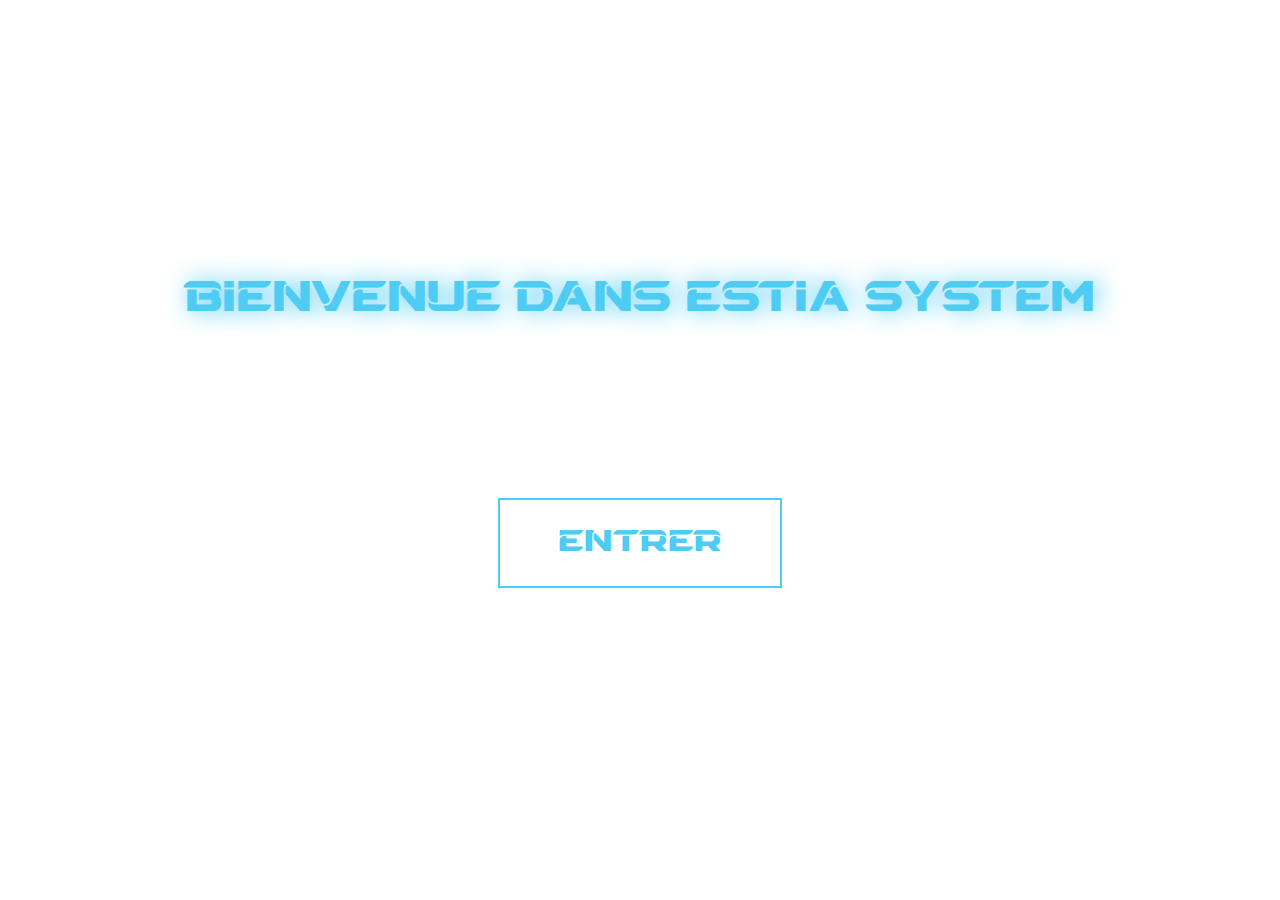
<file: index.html>
<!DOCTYPE html>
<html lang="en">

<head>
    <meta charset="utf-8">
    <meta name="viewport" content="width=device-width, initial-scale=1.0">
    <meta name="description" content="ESTIA SYSTEM est une association étudiante de l'ESTIA, proposant des projets et des évènements dans le domaine de l'électronique, la mécanique et l'informatique">
	<meta name="keywords" content="Robotique, ESTIA, ESTIA SYSTEM, Mécatronique, Coupe de France de Robotique, CFR, Electronique, Informatique, Mécanique, Robot, Association">
    <link rel="stylesheet" href="assets/css/legacy-mise-en-pages.css">
    <title>ESTIA SYSTEM</title>
    <link rel="shortcut icon" href="images/Logo_Estia_System/logovectorise.ico">

   


</head>

<body class="index__page1">


    <div class="index_home">
        <div class="index_myProgress">
            <div class="index_myProgress_myBar"></div>
        </div>
        <div class="index_scanner">
            <span class="index_scanner__span1"> [ Chargement des locaux... ]</span>
            <span class="index_scanner__span2"> [ Mise à jour des membres... ]</span>
            <span class="index_scanner__span3"> [ Generation de projets... ]</span>
        </div>

        <div class="index_welcome">
            <div class="index_welcome__message">
                BIENVENUE DANS ESTIA SYSTEM
            </div>
            <a class="index_welcome__btn" href="pages/accueil.php">ENTRER</a>
        </div>

    </div>

</body>


</html>
<!---->
</file>
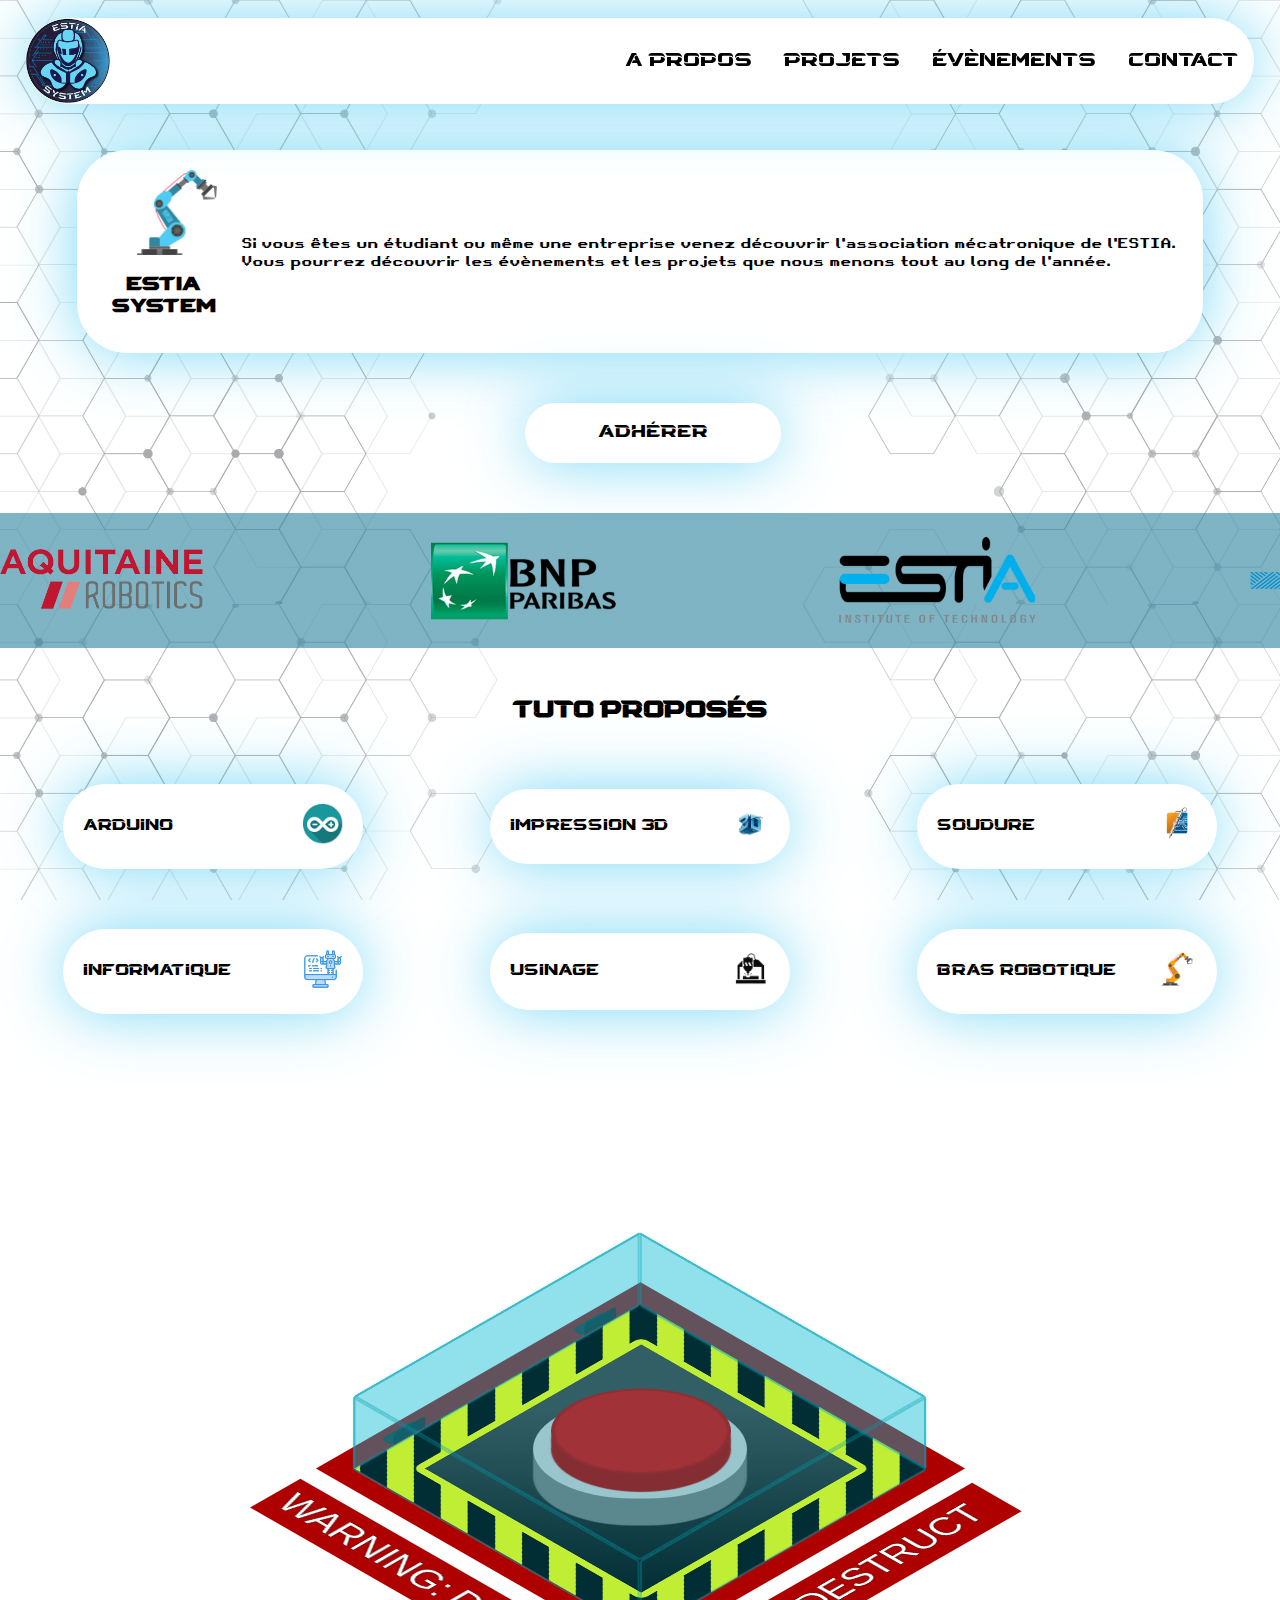
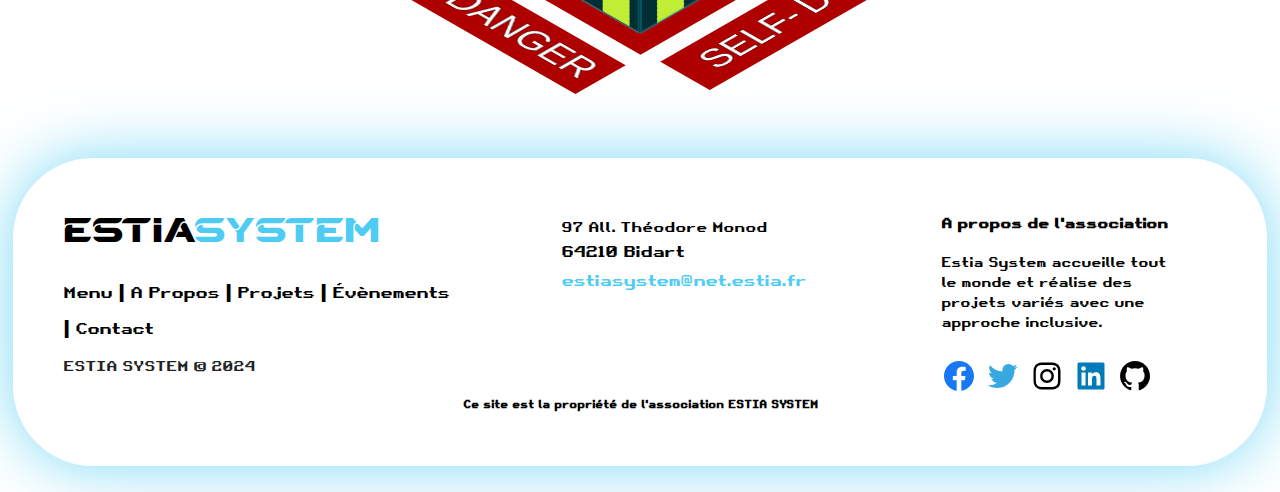
<file: accueil.html>
<!DOCTYPE html>
<html lang="fr">

<head>
  <meta charset="utf-8">
  <meta name="viewport" content="width=device-width, initial-scale=1.0">
  <meta name="description"
    content="ESTIA SYSTEM est une association étudiante de l'ESTIA, proposant des projets et des évènements dans le domaine de l'électronique, la mécanique et l'informatique">
  <meta name="keywords"
    content="Robotique, ESTIA, ESTIA SYSTEM, Mécatronique, Coupe de France de Robotique, CFR, Electronique, Informatique, Mécanique, Robot, Association">
  <link rel="stylesheet" href="mise_en_pages.css">
  <link rel="shortcut icon" href="images/Logo_Estia_System/logoblanc.ico">
  <title>ESTIA SYSTEM</title>

</head>

<body class="accueil__page2">
  <header>
    <nav class="nav">
      <input type="checkbox" id="nav-checkbox" class="nav-checkbox">
      <label for="nav-checkbox" class="toggle">
        <img class="menu" src="images/navigation-button.png" alt>
      </label>
      <ul class="menu">
        <li><a href="accueil.html"><img class="logo" src="images/Logo_Estia_System/logoblanc.png" alt="logo asso"></a></li>
        <li><a href="apropos.html">A Propos</a></li>
        <li><a href="project.html">Projets</a></li>
        <li><a href="evenements.php">Évènements</a></li>
        <li><a href="contact.html">Contact</a></li>
      </ul>
    </nav>

  </header>
  <main>
    <div class="accueil_firstpage">
      <div>
        <img src="images/robot_arm2.png" alt>
        <h1 class="accueil_title">ESTIA SYSTEM</h1>
      </div>
      <div class="accueil_article">
        <p> Si vous êtes un étudiant ou même une entreprise venez découvrir l'association
          mécatronique de
          l'ESTIA.
          Vous pourrez découvrir les évènements et les projets que nous menons tout au long de
          l'année.
        </p>
      </div>
    </div>
    
    <div class="accueil_btn_adherer"> <a class="lien_adherer" href="https://www.helloasso.com/associations/estia-system/adhesions/adhesion-1" target="_blank">
     <p class="btn_adherer">Adhérer</p></a>
    </div>

    <div class="accueil__sponsos">
        <div id="defiler" class="accueil__sponsor-container"> 
          <img class="accueil__sponsor" src="images/Logos_Sponsor_Modif/AquitaineRobotique_modif.png" alt="sponso1">
          <img class="accueil__sponsor" src="images/Logos_Sponsor_Modif/BNP-Paribas_modif.png" alt="sponso2">
          <img class="accueil__sponsor" src="images/Logos_Sponsor_Modif/estia_logo_modif.png" alt="sponso3">
          <img class="accueil__sponsor" src="images/Logos_Sponsor_Modif/FAULHABER_Logo_blue_modif.png" alt="sponso4">
          <img class="accueil__sponsor" src="images/Logos_Sponsor_Modif/FILIMPRIMANTE3D_modif.png" alt="sponso5">
          <img class="accueil__sponsor" src="images/Logos_Sponsor_Modif/gotronic_modif.png" alt="sponso6">
          <img class="accueil__sponsor" src="images/Logos_Sponsor_Modif/Logo_SICK_AG_2009_modif.png" alt="sponso7">
          <img class="accueil__sponsor" src="images/Logos_Sponsor_Modif/pole-formation-cfai-aquitaine_modif.png" alt="sponso8">
          <img class="accueil__sponsor" src="images/Logos_Sponsor_Modif/robotmaker_modif.png" alt="sponso9">
          <img id="derniereImage" class="accueil__sponsor" src="images/Logos_Sponsor_Modif/rs_modif.png" alt="sponso10">
        </div>
      </div>
    <!--######################################FORMATIONS##################################################-->
    <div class="accueil_detail_main">
      <h2>Tuto Proposés</h2>
      <div class="accueil_detail">
        <div class="accueil_detail1">
          <details>
            <summary>
              <span class="accueil_tuto">ARDUINO</span>
              <span class="accueil_logotuto"><img src="images/tuto/arduino.jpg" width="40" alt></span>
              <i class="bx bx-chevron-right"></i>
            </summary>
            <p>
              Dans ce tutoriel, vous allez découvrir les bases de la programmation
              et de l'électronique avec Arduino. Nous vous guiderons pas à pas
              dans la création de projets amusants et pratiques.

              Que vous soyez débutant ou avancé, ce tutoriel est adapté à tous
              les niveaux. Vous n'avez besoin d'aucune connaissance préalable
              en programmation ou en électronique. Tout ce dont vous avez besoin,
              c'est d'un ordinateur et d'une dose de curiosité !</p>
          </details>
        </div>
        <div class="accueil_detail2">
          <details>
            <summary>
              <span class="accueil_tuto">IMPRESSION 3D</span>
              <span class="accueil_logotuto"><img src="images/tuto/3d.jpg" width="40" alt></span>
              <i class="bx bx-chevron-right"></i>
            </summary>
            <p>Dans ce tutoriel, vous allez découvrir les bases de l'impression 3D,
              de la modélisation à la création d'objets physiques en utilisant une imprimante 3D.
              Nous vous guiderons pas à pas dans la création de projets simples mais fascinants grâce au logiciel
              adaptés.
              Que vous soyez débutant ou avancé, ce tutoriel est conçu pour répondre à vos besoins.
              Nous avons des leçons adaptées à tous les niveaux de compétence,
              et nous sommes là pour vous aider à chaque étape du processus.</p>
          </details>
        </div>
        <div class="accueil_detail3">
          <details>
            <summary>
              <span class="accueil_tuto">SOUDURE</span>
              <span class="accueil_logotuto"><img src="images/tuto/soudure.jpg" width="40" alt></span>

              <i class="bx bx-chevron-right"></i>
            </summary>
            <p>Dans ce tutoriel, vous allez apprendre les bases de la soudure a l'étain.
              Nous allons vous guider pas à pas dans la préparation du matériel, les techniques de soudage,
              et les astuces pour éviter les erreurs courantes.</p>
          </details>
        </div>
      </div>
      <div class="accueil_detail">
        <div class="accueil_detail4">
          <details>
            <summary>
              <span class="accueil_tuto">INFORMATIQUE</span>
              <span class="accueil_logotuto"><img src="images/tuto/informatique.png" width="40" alt></span>

              <i class="bx bx-chevron-right"></i>
            </summary>
            <p>Dans ce tutoriel, vous allez apprendre les bases de l'informatique, tel que la programmation.
              Nous allons vous guider pas à pas dans la découverte des différents outils et langages de programmation,
              tout en vous aidant à acquérir de nouvelles compétences pratiques.
            </p>
          </details>
        </div>
        <div class="accueil_detail5">
          <details>
            <summary>
              <span class="accueil_tuto">USINAGE</span>
              <span class="accueil_logotuto"><img src="images/tuto/usinage.jpg" width="40" alt></span>

              <i class="bx bx-chevron-right"></i>
            </summary>
            <p>Dans ces tutoriels, nous allons vous apprendre à utiliser des machines-outils telles
              que les perceuses à colonne, les fraiseuses à commande numérique et autres outils de travail des métaux.
              Nous vous guiderons pas à pas dans la découverte des différentes machines, des techniques de sécurité et
              de l'utilisation pratique.</p>
          </details>
        </div>
        <div class="accueil_detail6">
          <details>
            <summary>
              <span class="accueil_tuto">BRAS ROBOTIQUE</span>
              <span class="accueil_logotuto"><img src="images/tuto/brasrobot.jpg" width="40" alt></span>

              <i class="bx bx-chevron-right"></i>
            </summary>
            <p>Tuto en cours de création</p>
          </details>
        </div>
      </div>
    </div>

    <div class="warning_button">


      <div class="warning"></div>

      <div class="base">
        <button id="activate">
          <span></span>
        </button>
      </div>

      <div class="box opened" id="cover">
        <div></div>
        <div></div>
        <div></div>
        <div></div>
        <div></div>
        <div></div>
        <span></span><span></span>
      </div>

      <div class="hinges"></div>

      <div class="text">
        SELF-&thinsp;DESTRUCT
      </div>

      <div id="panel">
        <div id="msg">AUTO-DESTRUCTION </div>
        <div id="time">3</div>
        <span id="abort">ANNULER</span>
        <span id="detonate">DETONATION</span>
      </div>

      <div id="turn-off"></div>
      <div id="closing"></div>

      <div id="restart"><button id="reload"></button></div>


      <audio id="alarm">
        <source src="son/self-destruct-count.mp3" type="audio/mp3">
      </audio>
    </div>


  </main>
  <footer class="footer-distributed">

    <div class="footer-left">

      <h3>ESTIA<span>SYSTEM</span></h3>

      <p class="footer-links">
        <a href="accueil.html" class="link-1">Menu</a>
        <a href="apropos.html">A Propos</a>
        <a href="project.html">Projets</a>
        <a href="evenements.php">Évènements</a>
        <a href="contact.html">Contact</a>
      </p>

      <p class="footer-company-name">ESTIA SYSTEM © 2024</p>
    </div>

    <div class="footer-center">

      <div>
        <i class="fa fa-map-marker"></i>
        
        <p><span>97 All. Théodore Monod</span>64210 Bidart</p>
      </div>

    

      <div>
        <i class="fa fa-envelope"></i>
        <p><a href="mailto:estiasystem@net.estia.fr">estiasystem@net.estia.fr</a></p>
      </div>

    </div>

    <div class="footer-right">

      <p class="footer-company-about">
        <span>A propos de l'association</span>
        Estia System accueille tout le monde et réalise des projets variés avec une approche inclusive.
      </p>

      <div class="footer-icons">

        <a href="https://www.facebook.com/estiasystem/" target="_blank"><svg xmlns="http://www.w3.org/2000/svg" width="36" height="36" viewBox="0 0 24 24" style="fill: rgba(24, 119, 242, 1);"><path d="M12.001 2.002c-5.522 0-9.999 4.477-9.999 9.999 0 4.99 3.656 9.126 8.437 9.879v-6.988h-2.54v-2.891h2.54V9.798c0-2.508 1.493-3.891 3.776-3.891 1.094 0 2.24.195 2.24.195v2.459h-1.264c-1.24 0-1.628.772-1.628 1.563v1.875h2.771l-.443 2.891h-2.328v6.988C18.344 21.129 22 16.992 22 12.001c0-5.522-4.477-9.999-9.999-9.999z"></path></svg></a>
        <a href="https://twitter.com/estiasystem?lang=fr" target="_blank"><svg xmlns="http://www.w3.org/2000/svg" width="36" height="36" viewBox="0 0 24 24" style="fill: rgba(56, 168, 224, 1)"><path d="M19.633 7.997c.013.175.013.349.013.523 0 5.325-4.053 11.461-11.46 11.461-2.282 0-4.402-.661-6.186-1.809.324.037.636.05.973.05a8.07 8.07 0 0 0 5.001-1.721 4.036 4.036 0 0 1-3.767-2.793c.249.037.499.062.761.062.361 0 .724-.05 1.061-.137a4.027 4.027 0 0 1-3.23-3.953v-.05c.537.299 1.16.486 1.82.511a4.022 4.022 0 0 1-1.796-3.354c0-.748.199-1.434.548-2.032a11.457 11.457 0 0 0 8.306 4.215c-.062-.3-.1-.611-.1-.923a4.026 4.026 0 0 1 4.028-4.028c1.16 0 2.207.486 2.943 1.272a7.957 7.957 0 0 0 2.556-.973 4.02 4.02 0 0 1-1.771 2.22 8.073 8.073 0 0 0 2.319-.624 8.645 8.645 0 0 1-2.019 2.083z"></path></svg></a>
        <a href="https://www.instagram.com/estiasystem/?hl=fr" target="_blank"><svg xmlns="http://www.w3.org/2000/svg" width="36" height="36" viewBox="0 0 24 24" style="fill: rgba(0, 0, 0, 1);"><path d="M11.999 7.377a4.623 4.623 0 1 0 0 9.248 4.623 4.623 0 0 0 0-9.248zm0 7.627a3.004 3.004 0 1 1 0-6.008 3.004 3.004 0 0 1 0 6.008z"></path><circle cx="16.806" cy="7.207" r="1.078"></circle><path d="M20.533 6.111A4.605 4.605 0 0 0 17.9 3.479a6.606 6.606 0 0 0-2.186-.42c-.963-.042-1.268-.054-3.71-.054s-2.755 0-3.71.054a6.554 6.554 0 0 0-2.184.42 4.6 4.6 0 0 0-2.633 2.632 6.585 6.585 0 0 0-.419 2.186c-.043.962-.056 1.267-.056 3.71 0 2.442 0 2.753.056 3.71.015.748.156 1.486.419 2.187a4.61 4.61 0 0 0 2.634 2.632 6.584 6.584 0 0 0 2.185.45c.963.042 1.268.055 3.71.055s2.755 0 3.71-.055a6.615 6.615 0 0 0 2.186-.419 4.613 4.613 0 0 0 2.633-2.633c.263-.7.404-1.438.419-2.186.043-.962.056-1.267.056-3.71s0-2.753-.056-3.71a6.581 6.581 0 0 0-.421-2.217zm-1.218 9.532a5.043 5.043 0 0 1-.311 1.688 2.987 2.987 0 0 1-1.712 1.711 4.985 4.985 0 0 1-1.67.311c-.95.044-1.218.055-3.654.055-2.438 0-2.687 0-3.655-.055a4.96 4.96 0 0 1-1.669-.311 2.985 2.985 0 0 1-1.719-1.711 5.08 5.08 0 0 1-.311-1.669c-.043-.95-.053-1.218-.053-3.654 0-2.437 0-2.686.053-3.655a5.038 5.038 0 0 1 .311-1.687c.305-.789.93-1.41 1.719-1.712a5.01 5.01 0 0 1 1.669-.311c.951-.043 1.218-.055 3.655-.055s2.687 0 3.654.055a4.96 4.96 0 0 1 1.67.311 2.991 2.991 0 0 1 1.712 1.712 5.08 5.08 0 0 1 .311 1.669c.043.951.054 1.218.054 3.655 0 2.436 0 2.698-.043 3.654h-.011z"></path></svg></a>
        <a href="https://www.linkedin.com/company/estiasystem/" target="_blank"><svg xmlns="http://www.w3.org/2000/svg" width="36" height="36" viewBox="0 0 24 24" style="fill: rgba(0, 122, 185, 1);"><path d="M20 3H4a1 1 0 0 0-1 1v16a1 1 0 0 0 1 1h16a1 1 0 0 0 1-1V4a1 1 0 0 0-1-1zM8.339 18.337H5.667v-8.59h2.672v8.59zM7.003 8.574a1.548 1.548 0 1 1 0-3.096 1.548 1.548 0 0 1 0 3.096zm11.335 9.763h-2.669V14.16c0-.996-.018-2.277-1.388-2.277-1.39 0-1.601 1.086-1.601 2.207v4.248h-2.667v-8.59h2.56v1.174h.037c.355-.675 1.227-1.387 2.524-1.387 2.704 0 3.203 1.778 3.203 4.092v4.71z"></path></svg></a>
        <a href="https://github.com/ESTIASYSTEM" target="_blank"><svg xmlns="http://www.w3.org/2000/svg" width="36" height="36" viewBox="0 0 24 24" style="fill: rgba(0, 0, 0, 1);"><path fill-rule="evenodd" clip-rule="evenodd" d="M12.026 2c-5.509 0-9.974 4.465-9.974 9.974 0 4.406 2.857 8.145 6.821 9.465.499.09.679-.217.679-.481 0-.237-.008-.865-.011-1.696-2.775.602-3.361-1.338-3.361-1.338-.452-1.152-1.107-1.459-1.107-1.459-.905-.619.069-.605.069-.605 1.002.07 1.527 1.028 1.527 1.028.89 1.524 2.336 1.084 2.902.829.091-.645.351-1.085.635-1.334-2.214-.251-4.542-1.107-4.542-4.93 0-1.087.389-1.979 1.024-2.675-.101-.253-.446-1.268.099-2.64 0 0 .837-.269 2.742 1.021a9.582 9.582 0 0 1 2.496-.336 9.554 9.554 0 0 1 2.496.336c1.906-1.291 2.742-1.021 2.742-1.021.545 1.372.203 2.387.099 2.64.64.696 1.024 1.587 1.024 2.675 0 3.833-2.33 4.675-4.552 4.922.355.308.675.916.675 1.846 0 1.334-.012 2.41-.012 2.737 0 .267.178.577.687.479C19.146 20.115 22 16.379 22 11.974 22 6.465 17.535 2 12.026 2z"></path></svg></a>


      </div>

    </div>
    <div class="footer-bottom">
      <p>Ce site est la propriété de l'association ESTIA SYSTEM</p>
    </div>

</footer>
  <script>
    var theCount;
    var alarm = document.getElementById("alarm");
    var panel = document.getElementById("panel");
    var turnOff = document.getElementById("turn-off");
    var turnOffHor = document.getElementById("closing");
    var detonate = document.getElementById("detonate");
    alarm.volume = 0.5; //volume level - (changed from 0.25 to 0.5)

    var time = document.getElementById("time");
    function showCountDown() {
      time.innerText = time.innerText - 1;
      if (time.innerText == 0) {
        clearInterval(theCount);
        time.classList.add("crono");
        abort.classList.add("hide");
        detonate.classList.add("show");
        setTimeout(function () {
          turnOff.classList.add("close");
          turnOffHor.classList.add("close");
          reload.classList.add("show");
          alarm.pause();
        }, 1500);
      }
    }

    var cover = document.getElementById("cover");
    cover.addEventListener("click", function () {
      if (this.className == "box") this.classList.add("opened");
      else this.classList.remove("opened");
    });

    var btn = document.getElementById("activate");
    activate.addEventListener("click", function () {
      this.classList.add("pushed");
      alarm.load();
      alarm.currentTime = 10.1;
      alarm.play();
      setTimeout(function () {
        panel.classList.add("show");
        time.innerText = 3;
        theCount = setInterval(showCountDown, 1000);
        alarm.load();
        alarm.play();
      }, 500);
    });

    var abort = document.getElementById("abort");
    abort.addEventListener("click", function () {
      btn.classList.remove("pushed");
      panel.classList.remove("show");
      clearInterval(theCount);
      time.innerText = 3;
      alarm.pause();
      alarm.currentTime = 10;
      alarm.play();
    });

    var reload = document.getElementById("restart");
    reload.addEventListener("click", function () {
      panel.classList.remove("show");
      turnOff.classList.remove("close");
      turnOffHor.classList.remove("close");
      abort.classList.remove("hide");
      detonate.classList.remove("show");
      cover.classList.remove("opened");
      btn.classList.remove("pushed");
      this.classList.remove("show");
      time.classList.remove("crono");
      time.innerText = 3;
    });

    setTimeout(function () {
      cover.classList.remove("opened");
    }, 100);



  </script>
  <script>
    //pour le deficlement des sponsors
    window.onload = function() {
    var container = document.getElementById('defiler');
    var step = 1;
    var speed = 30; // Vitesse de défilement (plus la valeur est petite, plus c'est rapide)
    var valeurScroll=0;
    
    function scroll() {
      container.scrollLeft += step;
      if(container.scrollLeft==valeurScroll ){
        container.scrollLeft=0;
      }
      if (container.scrollLeft % 205 == 0) { // 205 est la largeur des images + la marge
        clearInterval(scroller);
        setTimeout(function() {
          scroller = setInterval(scroll, speed);
        }, 20);
      }
      valeurScroll=container.scrollLeft;
    }
    
    var scroller = setInterval(scroll, speed);
    
};
  </script>
</body>



</html>
<!---->
</file>
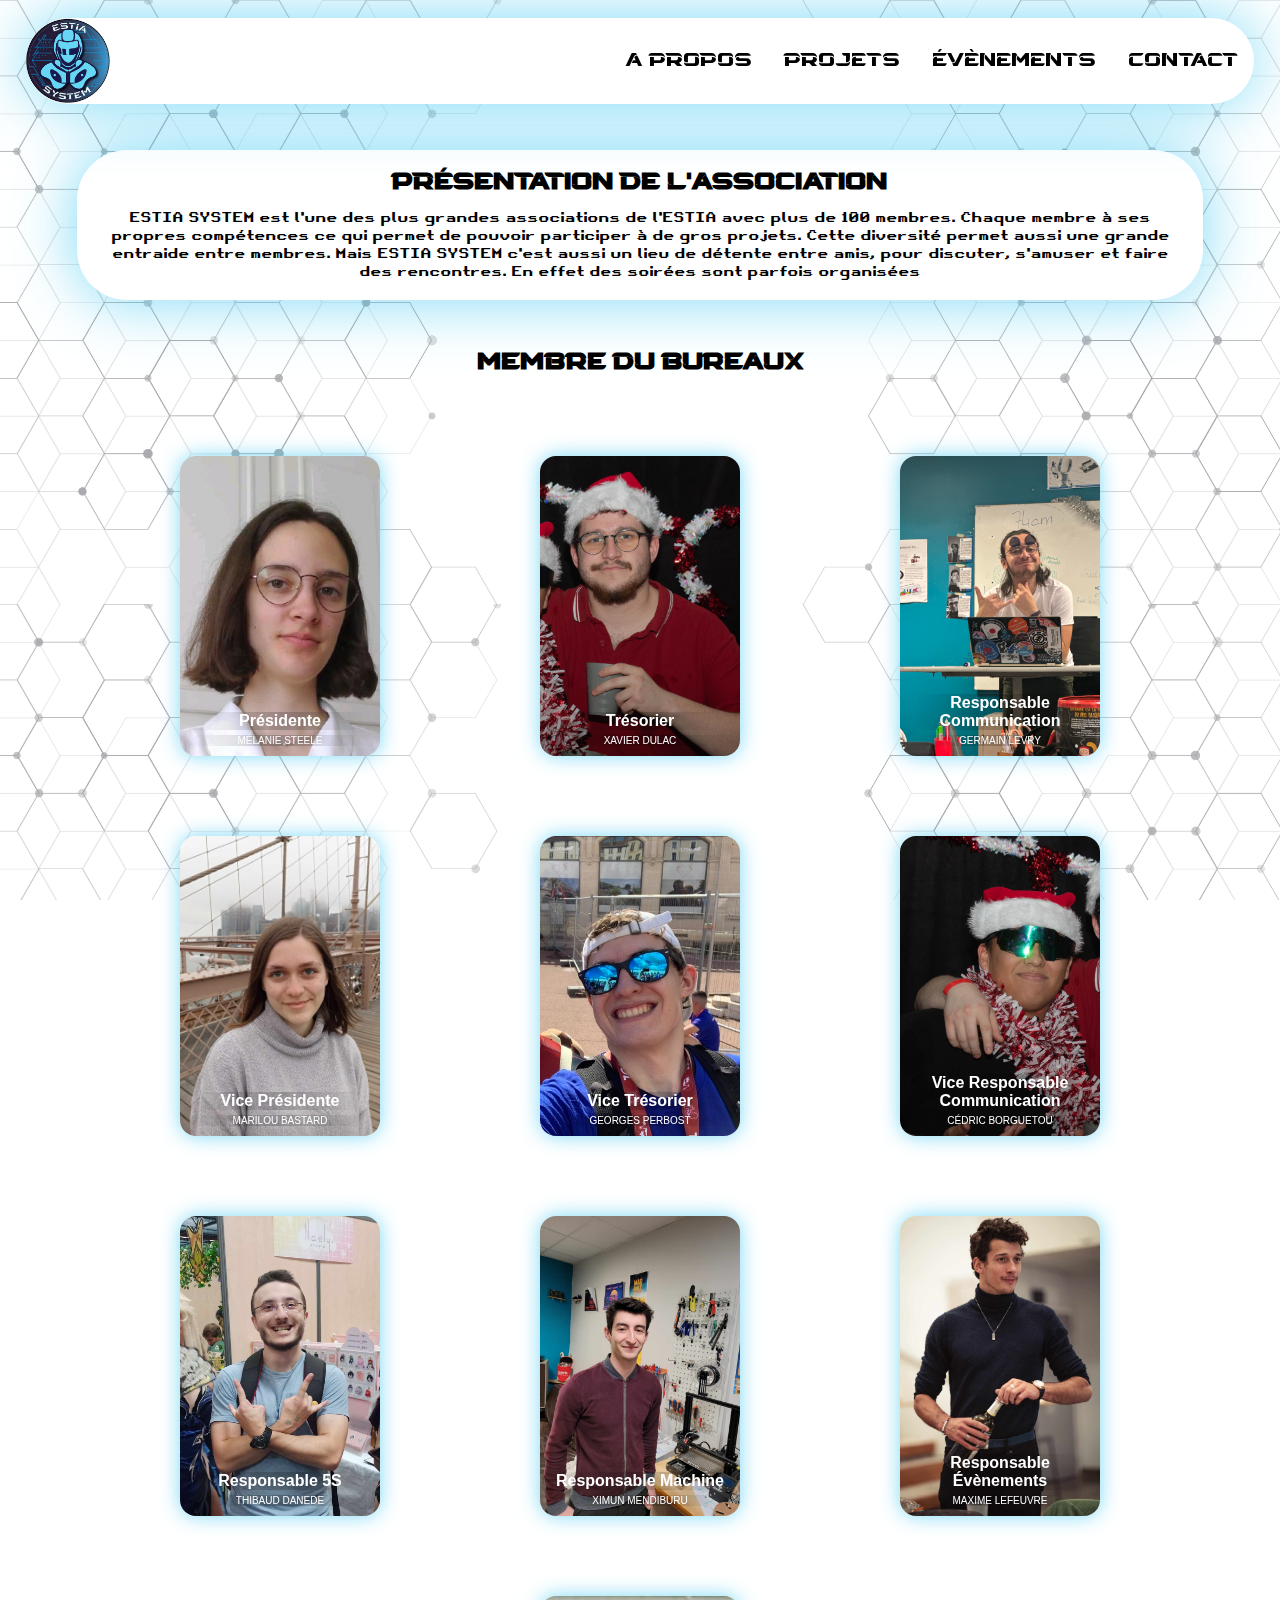
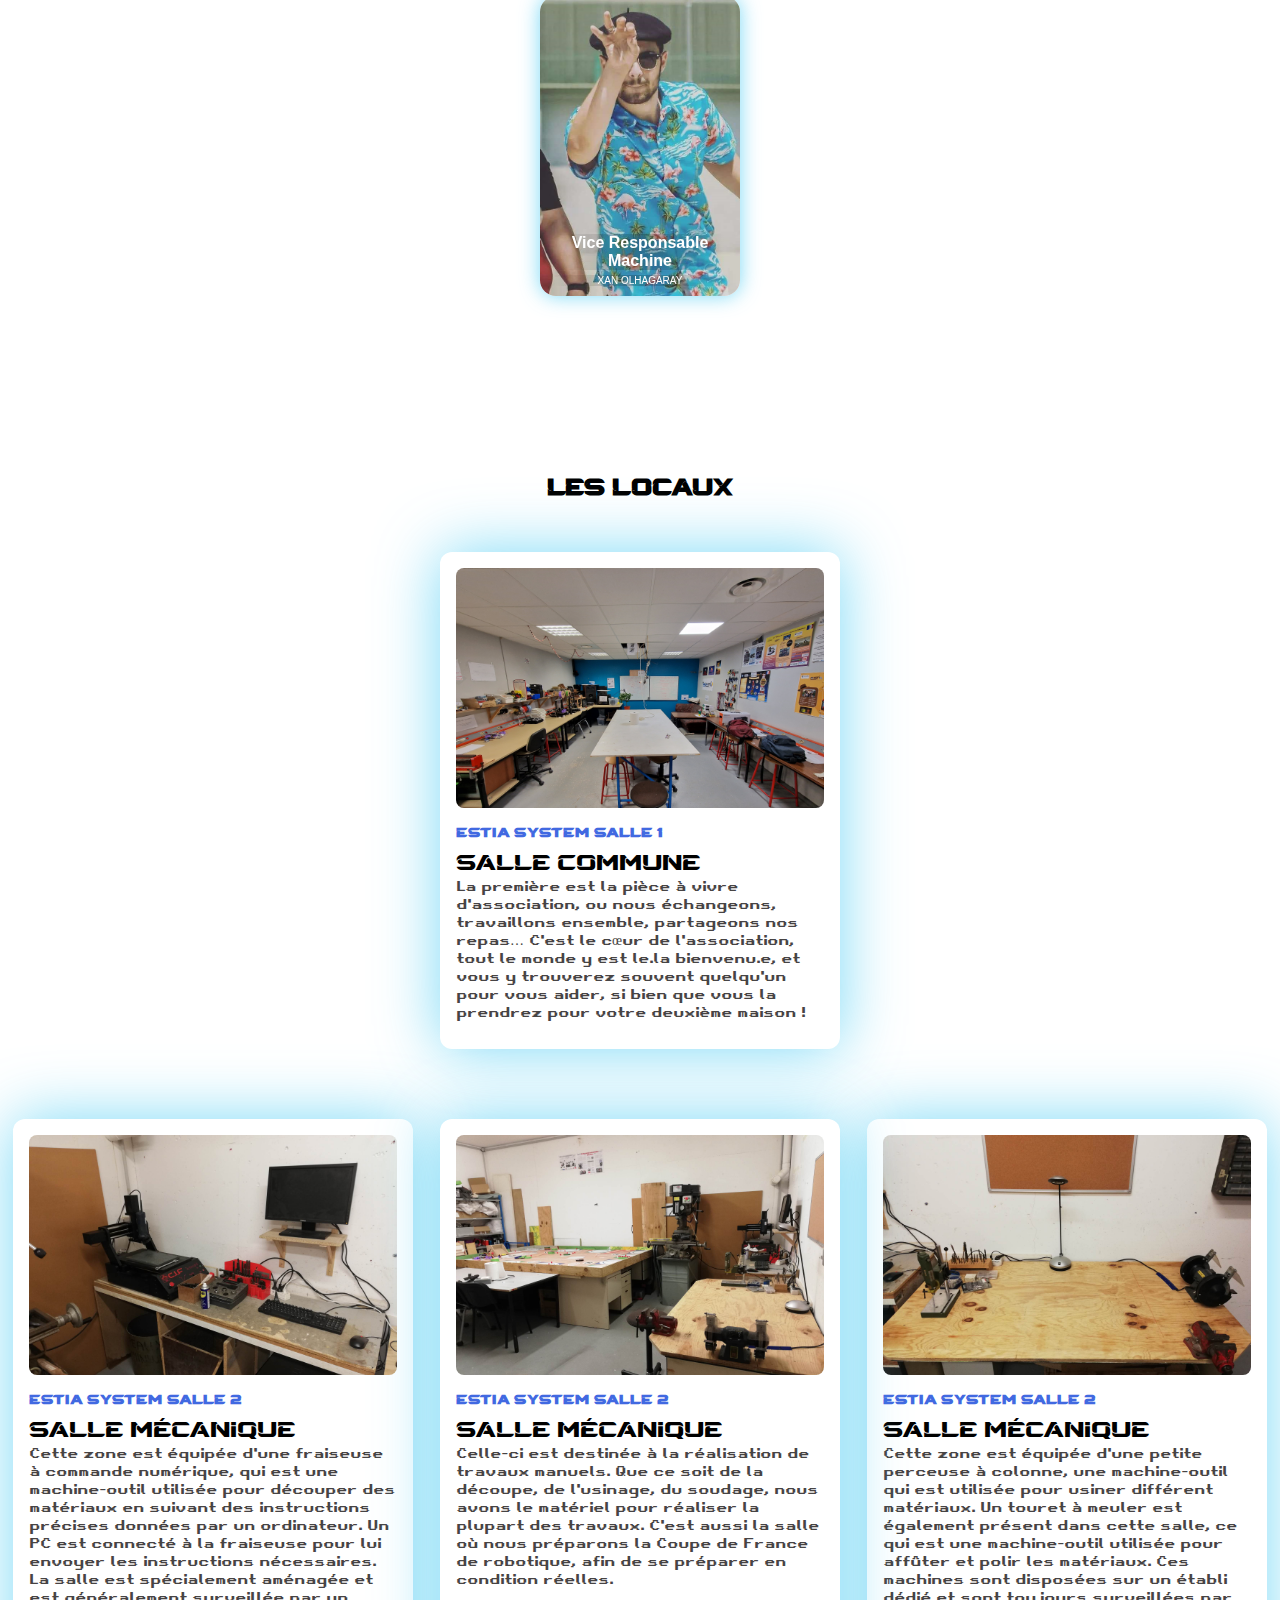
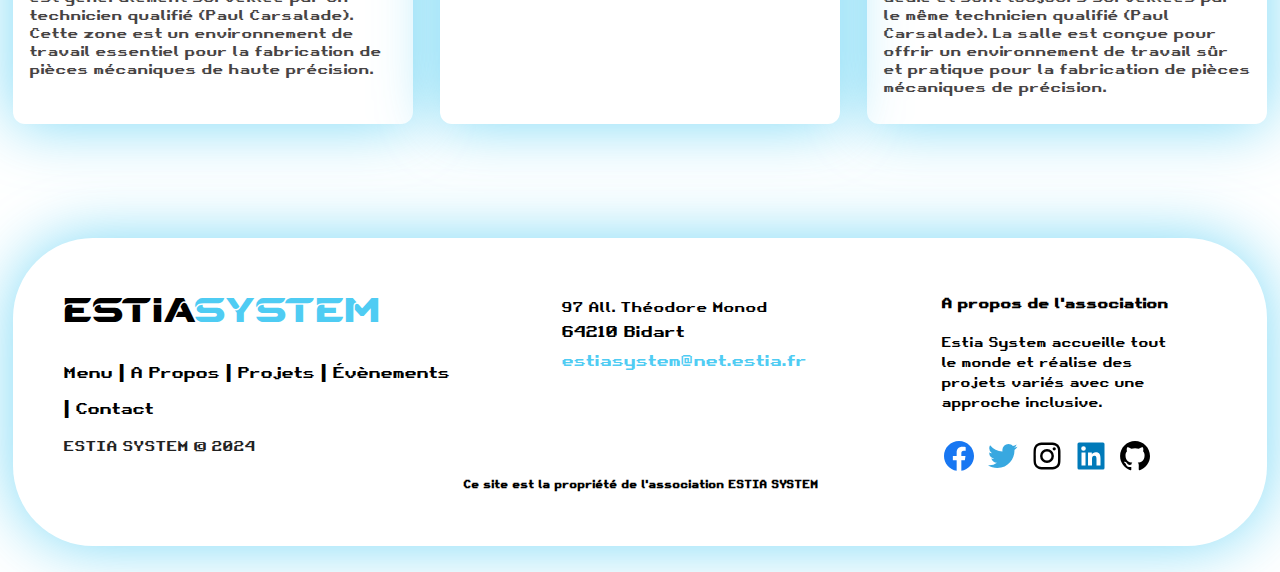
<file: apropos.html>
<!DOCTYPE html>
<html lang="fr">

<head>
    <meta charset="utf-8">
    <meta name="viewport" content="width=device-width, initial-scale=1.0">
    <meta name="description" content="ESTIA SYSTEM est une association étudiante de l'ESTIA, proposant des projets et des évènements dans le domaine de l'électronique, la mécanique et l'informatique">
    <meta name="keywords" content="Robotique, ESTIA, ESTIA SYSTEM, Mécatronique, Coupe de France de Robotique, CFR, Electronique, Informatique, Mécanique, Robot, Association">
    <link rel="stylesheet" href="mise_en_pages.css">
    <link rel="shortcut icon" href="images/Logo_Estia_System/logoblanc.ico">
    <title>ESTIA SYSTEM</title>

</head>

<body class="accueil__page2">
    <header>
        <nav class="nav">
            <input type="checkbox" id="nav-checkbox" class="nav-checkbox">
            <label for="nav-checkbox" class="toggle">
                <img class="menu" src="images/navigation-button.png" alt>
            </label>
            <ul class="menu">
                <li><a href="accueil.html"><img class="logo" src="images/Logo_Estia_System/logoblanc.png" alt="logo asso"></a></li>
                <li><a href="apropos.html">A Propos</a></li>
                <li><a href="project.html">Projets</a></li>
                <li><a href="evenements.php">Évènements</a></li>
                <li><a href="contact.html">Contact</a></li>
            </ul>
        </nav>

    </header>


    <main>
        <div class="apropos_asso">
            <h2>Présentation de l'association</h2><br>
            <p class="presentation">ESTIA SYSTEM est l'une des plus grandes associations de l'ESTIA avec plus de 100
                membres. Chaque membre à ses propres compétences ce qui permet de pouvoir participer à de gros projets.
                Cette diversité permet aussi une grande entraide entre membres.
                Mais ESTIA SYSTEM c'est aussi un lieu de détente entre amis, pour discuter, s'amuser et faire des
                rencontres. En effet des soirées sont parfois organisées
            </p>

        </div>


        <div class="apropos_container2">
            <h2>MEMBRE DU BUREAUX</h2>
            <div class="apropos_box">
                <div class="apropos_box1">
                    <div class="apropos_flip-card">
                        <div class="apropos_flip-card-inner">
                            <div class="apropos_front apropos_flip-card-front1">
                                <p class="apropos_title">Présidente</p>
                                <p>MÉLANIE STEELE</p>
                            </div>
                            <div class="apropos_flip-card-back">
                                <p class="apropos_title">Présidente</p>
                                <p>
                                    Sa majesté Mélanight prend très au serieux et avec steele son role de présidente. Sous son air anglais se cache une reine de la nuit !
                                </p>
                                <a href="https://www.linkedin.com/in/m%C3%A9lanie-steele-294b10293/" target="_blank"><svg xmlns="http://www.w3.org/2000/svg" width="36" height="36" viewBox="0 0 24 24" style="fill: rgba(0, 122, 185, 1);"><path d="M20 3H4a1 1 0 0 0-1 1v16a1 1 0 0 0 1 1h16a1 1 0 0 0 1-1V4a1 1 0 0 0-1-1zM8.339 18.337H5.667v-8.59h2.672v8.59zM7.003 8.574a1.548 1.548 0 1 1 0-3.096 1.548 1.548 0 0 1 0 3.096zm11.335 9.763h-2.669V14.16c0-.996-.018-2.277-1.388-2.277-1.39 0-1.601 1.086-1.601 2.207v4.248h-2.667v-8.59h2.56v1.174h.037c.355-.675 1.227-1.387 2.524-1.387 2.704 0 3.203 1.778 3.203 4.092v4.71z"></path></svg></a>
                            </div>
                        </div>
                    </div>

                    <div class="apropos_flip-card">
                        <div class="apropos_flip-card-inner">
                            <div class="apropos_front apropos_flip-card-front2">
                                <p class="apropos_title">Vice Présidente</p>
                                <p>MARILOU BASTARD</p>
                            </div>
                            <div class="apropos_flip-card-back">
                                <p class="apropos_title">Vice Présidente</p>
                                <p>
                                    La duchesse de la robotique, la véro de l'admin, c'est pour vous dire Good bye qu'elle vous serra la pince !
                                </p>
                                <a href="https://www.linkedin.com/in/marilou-bastard-1b0551292/"
                                    target="_blank"><svg xmlns="http://www.w3.org/2000/svg" width="36" height="36" viewBox="0 0 24 24" style="fill: rgba(0, 122, 185, 1);"><path d="M20 3H4a1 1 0 0 0-1 1v16a1 1 0 0 0 1 1h16a1 1 0 0 0 1-1V4a1 1 0 0 0-1-1zM8.339 18.337H5.667v-8.59h2.672v8.59zM7.003 8.574a1.548 1.548 0 1 1 0-3.096 1.548 1.548 0 0 1 0 3.096zm11.335 9.763h-2.669V14.16c0-.996-.018-2.277-1.388-2.277-1.39 0-1.601 1.086-1.601 2.207v4.248h-2.667v-8.59h2.56v1.174h.037c.355-.675 1.227-1.387 2.524-1.387 2.704 0 3.203 1.778 3.203 4.092v4.71z"></path></svg></a>
                            </div>
                        </div>
                    </div>


                    <div class="apropos_flip-card">
                        <div class="apropos_flip-card-inner">
                            <div class="apropos_front apropos_flip-card-front6">
                                <p class="apropos_title">Responsable 5S</p>
                                <p>THIBAUD DANEDE</p>
                            </div>
                            <div class="apropos_flip-card-back">
                                <p class="apropos_title">Responsable 5S</p>
                                <p>
                                    Ce rockeur du rangement vas vous faire passer un mauvais quart d'heure s'il vous voit foutre le bordel ! il est dit que ca casstagne fort .. et c'est pas kawaii
                                </p>
                                <a href="https://www.linkedin.com/in/thibaud-danede-384135228/" target="_blank"><svg xmlns="http://www.w3.org/2000/svg" width="36" height="36" viewBox="0 0 24 24" style="fill: rgba(0, 122, 185, 1);"><path d="M20 3H4a1 1 0 0 0-1 1v16a1 1 0 0 0 1 1h16a1 1 0 0 0 1-1V4a1 1 0 0 0-1-1zM8.339 18.337H5.667v-8.59h2.672v8.59zM7.003 8.574a1.548 1.548 0 1 1 0-3.096 1.548 1.548 0 0 1 0 3.096zm11.335 9.763h-2.669V14.16c0-.996-.018-2.277-1.388-2.277-1.39 0-1.601 1.086-1.601 2.207v4.248h-2.667v-8.59h2.56v1.174h.037c.355-.675 1.227-1.387 2.524-1.387 2.704 0 3.203 1.778 3.203 4.092v4.71z"></path></svg></a>
                            </div>
                        </div>
                    </div>
                </div>

                <div class="apropos_box2">
                    <div class="apropos_flip-card">
                        <div class="apropos_flip-card-inner">
                            <div class="apropos_front apropos_flip-card-front4">
                                <p class="apropos_title">Trésorier</p>
                                <p>XAVIER DULAC</p>
                            </div>
                            <div class="apropos_flip-card-back">
                                <p class="apropos_title">Trésorier</p>
                                <p>
                                    Ce papa noël vous réservera des suprises ! De son attirance par les sous, ce rat de la trésorie fera des ravages !
                                </p>
                                <a href="https://www.linkedin.com/in/xavier-dulac-b176182b2/" target="_blank"><svg xmlns="http://www.w3.org/2000/svg" width="36" height="36" viewBox="0 0 24 24" style="fill: rgba(0, 122, 185, 1);"><path d="M20 3H4a1 1 0 0 0-1 1v16a1 1 0 0 0 1 1h16a1 1 0 0 0 1-1V4a1 1 0 0 0-1-1zM8.339 18.337H5.667v-8.59h2.672v8.59zM7.003 8.574a1.548 1.548 0 1 1 0-3.096 1.548 1.548 0 0 1 0 3.096zm11.335 9.763h-2.669V14.16c0-.996-.018-2.277-1.388-2.277-1.39 0-1.601 1.086-1.601 2.207v4.248h-2.667v-8.59h2.56v1.174h.037c.355-.675 1.227-1.387 2.524-1.387 2.704 0 3.203 1.778 3.203 4.092v4.71z"></path></svg></a>
                            </div>
                        </div>
                    </div>

                    <div class="apropos_flip-card">
                        <div class="apropos_flip-card-inner">
                            <div class="apropos_front apropos_flip-card-front5">
                                <p class="apropos_title">Vice Trésorier</p>
                                <p>GEORGES PERBOST</p>
                            </div>
                            <div class="apropos_flip-card-back">
                                <p class="apropos_title">Vice Trésorier</p>
                                <p>
                                    Cet américain va faire couler votre porte feuille ! Ce nageur sauveteur ne vas pas sauver votre argent s'il ne tombe pas dans nos caisse ! 
                                </p>
                                <a href="https://www.linkedin.com/in/georges-perbost-428a8326b/" target="_blank"><svg xmlns="http://www.w3.org/2000/svg" width="36" height="36" viewBox="0 0 24 24" style="fill: rgba(0, 122, 185, 1);"><path d="M20 3H4a1 1 0 0 0-1 1v16a1 1 0 0 0 1 1h16a1 1 0 0 0 1-1V4a1 1 0 0 0-1-1zM8.339 18.337H5.667v-8.59h2.672v8.59zM7.003 8.574a1.548 1.548 0 1 1 0-3.096 1.548 1.548 0 0 1 0 3.096zm11.335 9.763h-2.669V14.16c0-.996-.018-2.277-1.388-2.277-1.39 0-1.601 1.086-1.601 2.207v4.248h-2.667v-8.59h2.56v1.174h.037c.355-.675 1.227-1.387 2.524-1.387 2.704 0 3.203 1.778 3.203 4.092v4.71z"></path></svg></a>
                            </div>
                        </div>
                    </div>

                    <div class="apropos_flip-card">
                        <div class="apropos_flip-card-inner">
                            <div class="apropos_front apropos_flip-card-front3">
                                <p class="apropos_title">Responsable Machine</p>
                                <p>XIMUN MENDIBURU</p>
                            </div>
                            <div class="apropos_flip-card-back">
                                <p class="apropos_title">Responsable Machine</p>
                                <p>
                                    Attention voilà le basque ! Grâce à son accent il révèle son super pouvoir de la robotique et de l'impression 3D ! Tel un piment il arrache !
                                </p>
                                <a href="https://www.linkedin.com/in/ximun-mendiburu-9b2744259/" target="_blank"><svg xmlns="http://www.w3.org/2000/svg" width="36" height="36" viewBox="0 0 24 24" style="fill: rgba(0, 122, 185, 1);"><path d="M20 3H4a1 1 0 0 0-1 1v16a1 1 0 0 0 1 1h16a1 1 0 0 0 1-1V4a1 1 0 0 0-1-1zM8.339 18.337H5.667v-8.59h2.672v8.59zM7.003 8.574a1.548 1.548 0 1 1 0-3.096 1.548 1.548 0 0 1 0 3.096zm11.335 9.763h-2.669V14.16c0-.996-.018-2.277-1.388-2.277-1.39 0-1.601 1.086-1.601 2.207v4.248h-2.667v-8.59h2.56v1.174h.037c.355-.675 1.227-1.387 2.524-1.387 2.704 0 3.203 1.778 3.203 4.092v4.71z"></path></svg></a>

                            </div>
                        </div>
                    </div>

                    <div class="apropos_flip-card">
                        <div class="apropos_flip-card-inner">
                            <div class="apropos_front apropos_flip-card-front10">
                                <p class="apropos_title">Vice Responsable Machine</p>
                                <p>XAN OLHAGARAY</p>
                            </div>
                            <div class="apropos_flip-card-back">
                                <p class="apropos_title">Vice Responsable Machine</p>
                                <p>
                                    Oh non ! Un autre basque ! Fuyez pauvres fous si vous ne prenez pas soin des machine, il tire plus vite que son ombre !
                                </p>
                                <a href="https://www.linkedin.com/in/olhagaray-xan-64bb57201/" target="_blank"><svg xmlns="http://www.w3.org/2000/svg" width="36" height="36" viewBox="0 0 24 24" style="fill: rgba(0, 122, 185, 1);"><path d="M20 3H4a1 1 0 0 0-1 1v16a1 1 0 0 0 1 1h16a1 1 0 0 0 1-1V4a1 1 0 0 0-1-1zM8.339 18.337H5.667v-8.59h2.672v8.59zM7.003 8.574a1.548 1.548 0 1 1 0-3.096 1.548 1.548 0 0 1 0 3.096zm11.335 9.763h-2.669V14.16c0-.996-.018-2.277-1.388-2.277-1.39 0-1.601 1.086-1.601 2.207v4.248h-2.667v-8.59h2.56v1.174h.037c.355-.675 1.227-1.387 2.524-1.387 2.704 0 3.203 1.778 3.203 4.092v4.71z"></path></svg></a>
                            </div>
                        </div>
                    </div>
                </div>

                <div class="apropos_box3">
                    <div class="apropos_flip-card">
                        <div class="apropos_flip-card-inner">
                            <div class="apropos_front apropos_flip-card-front7">
                                <p class="apropos_title">Responsable Communication</p>
                                <p>GERMAIN LEVRY</p>
                            </div>
                            <div class="apropos_flip-card-back">
                                <p class="apropos_title">Responsable Communication</p>
                                <p>
                                    Petit du royaume sous la tutel Elizabeth III, il fuit la trésorie pour son chantier de la communication
                                </p>
                                <a href="https://www.linkedin.com/in/germain-levry/" target="_blank"><svg xmlns="http://www.w3.org/2000/svg" width="36" height="36" viewBox="0 0 24 24" style="fill: rgba(0, 122, 185, 1);"><path d="M20 3H4a1 1 0 0 0-1 1v16a1 1 0 0 0 1 1h16a1 1 0 0 0 1-1V4a1 1 0 0 0-1-1zM8.339 18.337H5.667v-8.59h2.672v8.59zM7.003 8.574a1.548 1.548 0 1 1 0-3.096 1.548 1.548 0 0 1 0 3.096zm11.335 9.763h-2.669V14.16c0-.996-.018-2.277-1.388-2.277-1.39 0-1.601 1.086-1.601 2.207v4.248h-2.667v-8.59h2.56v1.174h.037c.355-.675 1.227-1.387 2.524-1.387 2.704 0 3.203 1.778 3.203 4.092v4.71z"></path></svg></a>
                            </div>
                        </div>
                    </div>

                    <div class="apropos_flip-card">
                        <div class="apropos_flip-card-inner">
                            <div class="apropos_front apropos_flip-card-front8">
                                <p class="apropos_title">Vice Responsable Communication</p>
                                <p>CÉDRIC BORGUETOU</p>
                            </div>
                            <div class="apropos_flip-card-back">
                                <p class="apropos_title">Vice Responsable Communication</p>
                                <p>
                                    Ce petit lutin de la communication va vous faire voyager à toute vitesse dans l'univers de la robotique ! la Véro des réseaux !
                                </p>
                                <a href="https://www.linkedin.com/in/c%C3%A9dric-borguetou-29a602180/" target="_blank"><svg xmlns="http://www.w3.org/2000/svg" width="36" height="36" viewBox="0 0 24 24" style="fill: rgba(0, 122, 185, 1);"><path d="M20 3H4a1 1 0 0 0-1 1v16a1 1 0 0 0 1 1h16a1 1 0 0 0 1-1V4a1 1 0 0 0-1-1zM8.339 18.337H5.667v-8.59h2.672v8.59zM7.003 8.574a1.548 1.548 0 1 1 0-3.096 1.548 1.548 0 0 1 0 3.096zm11.335 9.763h-2.669V14.16c0-.996-.018-2.277-1.388-2.277-1.39 0-1.601 1.086-1.601 2.207v4.248h-2.667v-8.59h2.56v1.174h.037c.355-.675 1.227-1.387 2.524-1.387 2.704 0 3.203 1.778 3.203 4.092v4.71z"></path></svg></a>
                            </div>
                        </div>
                    </div>

                    <div class="apropos_flip-card">
                        <div class="apropos_flip-card-inner">
                            <div class="apropos_front apropos_flip-card-front9">
                                <p class="apropos_title">Responsable Évènements</p>
                                <p>MAXIME LEFEUVRE</p>
                            </div>
                            <div class="apropos_flip-card-back">
                                <p class="apropos_title">Responsable Évènements</p>
                                <p>
                                    Sous son air d'alcoolique cet homme va vous faire votre fête ! Breton dans l'âme, la musique qu'il va vous proposer va vous faire voyager !
                                </p>
                                <a href="https://www.linkedin.com/in/maxime-lefeuvre-430aab295/" target="_blank"><svg xmlns="http://www.w3.org/2000/svg" width="36" height="36" viewBox="0 0 24 24" style="fill: rgba(0, 122, 185, 1);"><path d="M20 3H4a1 1 0 0 0-1 1v16a1 1 0 0 0 1 1h16a1 1 0 0 0 1-1V4a1 1 0 0 0-1-1zM8.339 18.337H5.667v-8.59h2.672v8.59zM7.003 8.574a1.548 1.548 0 1 1 0-3.096 1.548 1.548 0 0 1 0 3.096zm11.335 9.763h-2.669V14.16c0-.996-.018-2.277-1.388-2.277-1.39 0-1.601 1.086-1.601 2.207v4.248h-2.667v-8.59h2.56v1.174h.037c.355-.675 1.227-1.387 2.524-1.387 2.704 0 3.203 1.778 3.203 4.092v4.71z"></path></svg></a>
                            </div>
                        </div>
                    </div>
                </div>
            </div>


            

        </div>

        <div class="apropos_salles">
            <h2>Les locaux</h2>
            <div class="apropos_salle_commune">
                <div class="apropos_header">
                  
                    <div class="apropos_post-image1"></div>
                
                </div>
                <div class="apropos_content">
                    <span class="apropos_tag">Estia System salle 1</span>
                    
                        <div class="apropos_salle_title">Salle Commune</div>
                  
                    <p class="apropos_description">
                        La première est la pièce à vivre d'association, ou nous échangeons, travaillons ensemble,
                        partageons nos repas…
                        C'est le cœur de l'association, tout le monde y est le.la bienvenu.e, et vous y trouverez
                        souvent quelqu'un pour
                        vous aider, si bien que vous la prendrez pour votre deuxième maison !
                    </p>
                </div>
            </div>

            <div class="apropos_salle_meca">
                <div class="apropos_salle_meca1">
                    <div class="apropos_header">
                      
                        <div class="apropos_post-image2"></div>
                        
                    </div>
                    <div class="apropos_content">
                        <span class="apropos_tag">Estia System salle 2</span>
                      
                            <div class="apropos_salle_title">Salle Mécanique</div>
                        
                        <p class="apropos_description">
                            Cette zone est équipée d'une fraiseuse à commande numérique, qui est une machine-outil
                            utilisée pour découper des matériaux en suivant des instructions précises données par un
                            ordinateur. Un PC est connecté à la fraiseuse pour lui envoyer les instructions nécessaires.
                            La salle est spécialement aménagée et est généralement surveillée par un technicien qualifié
                            (Paul Carsalade). Cette zone est un environnement de travail essentiel pour la fabrication
                            de pièces mécaniques de haute précision.
                        </p>

                    </div>
                </div>

                <div class="apropos_salle_meca2">
                    <div class="apropos_header">
                        
                        <div class="apropos_post-image3"></div>
                        
                    </div>
                    <div class="apropos_content">
                        <span class="apropos_tag">Estia System salle 2</span>
                       
                            <div class="apropos_salle_title">Salle Mécanique</div>
                       
                        <p class="apropos_description">
                            Celle-ci est destinée à la réalisation de travaux manuels. Que ce soit de la découpe, de
                            l'usinage, du soudage, nous avons le matériel pour réaliser la plupart des travaux. C'est
                            aussi la salle où nous préparons la Coupe de France de robotique, afin de se préparer en
                            condition réelles.
                        </p>
                    </div>
                </div>

                <div class="apropos_salle_meca3">
                    <div class="apropos_header">
                      
                        <div class="apropos_post-image4"></div>
                        
                    </div>
                    <div class="apropos_content">
                        <span class="apropos_tag">Estia System salle 2</span>
                     
                            <div class="apropos_salle_title">Salle Mécanique</div>
                       
                        <p class="apropos_description">
                            Cette zone est équipée d'une petite perceuse à colonne, une machine-outil qui est utilisée
                            pour usiner différent matériaux. Un touret à meuler est également présent dans cette salle,
                            ce qui est une machine-outil utilisée pour affûter et polir les matériaux. Ces machines sont
                            disposées sur un établi dédié et sont toujours surveillées par le même technicien qualifié
                            (Paul Carsalade). La salle est conçue pour offrir un environnement de travail sûr et
                            pratique pour la fabrication de pièces mécaniques de précision.
                        </p>

                    </div>
                </div>
            </div>
        </div>






    </main>
    <footer class="footer-distributed">

        <div class="footer-left">
    
          <h3>ESTIA<span>SYSTEM</span></h3>
    
          <p class="footer-links">
            <a href="accueil.html" class="link-1">Menu</a>
            <a href="apropos.html">A Propos</a>
            <a href="project.html">Projets</a>
            <a href="evenements.php">Évènements</a>
            <a href="contact.html">Contact</a>
          </p>
    
          <p class="footer-company-name">ESTIA SYSTEM © 2024</p>
        </div>
    
        <div class="footer-center">
    
          <div>
            <i class="fa fa-map-marker"></i>
            
            <p><span>97 All. Théodore Monod</span>64210 Bidart</p>
          </div>
    
        
    
          <div>
            <i class="fa fa-envelope"></i>
            <p><a href="mailto:estiasystem@net.estia.fr">estiasystem@net.estia.fr</a></p>
          </div>
    
        </div>
    
        <div class="footer-right">
    
          <p class="footer-company-about">
            <span>A propos de l'association</span>
            Estia System accueille tout le monde et réalise des projets variés avec une approche inclusive.
          </p>
    
          <div class="footer-icons">
    
            <a href="https://www.facebook.com/estiasystem/" target="_blank"><svg xmlns="http://www.w3.org/2000/svg" width="36" height="36" viewBox="0 0 24 24" style="fill: rgba(24, 119, 242, 1);"><path d="M12.001 2.002c-5.522 0-9.999 4.477-9.999 9.999 0 4.99 3.656 9.126 8.437 9.879v-6.988h-2.54v-2.891h2.54V9.798c0-2.508 1.493-3.891 3.776-3.891 1.094 0 2.24.195 2.24.195v2.459h-1.264c-1.24 0-1.628.772-1.628 1.563v1.875h2.771l-.443 2.891h-2.328v6.988C18.344 21.129 22 16.992 22 12.001c0-5.522-4.477-9.999-9.999-9.999z"></path></svg></a>
            <a href="https://twitter.com/estiasystem?lang=fr" target="_blank"><svg xmlns="http://www.w3.org/2000/svg" width="36" height="36" viewBox="0 0 24 24" style="fill: rgba(56, 168, 224, 1)"><path d="M19.633 7.997c.013.175.013.349.013.523 0 5.325-4.053 11.461-11.46 11.461-2.282 0-4.402-.661-6.186-1.809.324.037.636.05.973.05a8.07 8.07 0 0 0 5.001-1.721 4.036 4.036 0 0 1-3.767-2.793c.249.037.499.062.761.062.361 0 .724-.05 1.061-.137a4.027 4.027 0 0 1-3.23-3.953v-.05c.537.299 1.16.486 1.82.511a4.022 4.022 0 0 1-1.796-3.354c0-.748.199-1.434.548-2.032a11.457 11.457 0 0 0 8.306 4.215c-.062-.3-.1-.611-.1-.923a4.026 4.026 0 0 1 4.028-4.028c1.16 0 2.207.486 2.943 1.272a7.957 7.957 0 0 0 2.556-.973 4.02 4.02 0 0 1-1.771 2.22 8.073 8.073 0 0 0 2.319-.624 8.645 8.645 0 0 1-2.019 2.083z"></path></svg></a>
            <a href="https://www.instagram.com/estiasystem/?hl=fr" target="_blank"><svg xmlns="http://www.w3.org/2000/svg" width="36" height="36" viewBox="0 0 24 24" style="fill: rgba(0, 0, 0, 1);"><path d="M11.999 7.377a4.623 4.623 0 1 0 0 9.248 4.623 4.623 0 0 0 0-9.248zm0 7.627a3.004 3.004 0 1 1 0-6.008 3.004 3.004 0 0 1 0 6.008z"></path><circle cx="16.806" cy="7.207" r="1.078"></circle><path d="M20.533 6.111A4.605 4.605 0 0 0 17.9 3.479a6.606 6.606 0 0 0-2.186-.42c-.963-.042-1.268-.054-3.71-.054s-2.755 0-3.71.054a6.554 6.554 0 0 0-2.184.42 4.6 4.6 0 0 0-2.633 2.632 6.585 6.585 0 0 0-.419 2.186c-.043.962-.056 1.267-.056 3.71 0 2.442 0 2.753.056 3.71.015.748.156 1.486.419 2.187a4.61 4.61 0 0 0 2.634 2.632 6.584 6.584 0 0 0 2.185.45c.963.042 1.268.055 3.71.055s2.755 0 3.71-.055a6.615 6.615 0 0 0 2.186-.419 4.613 4.613 0 0 0 2.633-2.633c.263-.7.404-1.438.419-2.186.043-.962.056-1.267.056-3.71s0-2.753-.056-3.71a6.581 6.581 0 0 0-.421-2.217zm-1.218 9.532a5.043 5.043 0 0 1-.311 1.688 2.987 2.987 0 0 1-1.712 1.711 4.985 4.985 0 0 1-1.67.311c-.95.044-1.218.055-3.654.055-2.438 0-2.687 0-3.655-.055a4.96 4.96 0 0 1-1.669-.311 2.985 2.985 0 0 1-1.719-1.711 5.08 5.08 0 0 1-.311-1.669c-.043-.95-.053-1.218-.053-3.654 0-2.437 0-2.686.053-3.655a5.038 5.038 0 0 1 .311-1.687c.305-.789.93-1.41 1.719-1.712a5.01 5.01 0 0 1 1.669-.311c.951-.043 1.218-.055 3.655-.055s2.687 0 3.654.055a4.96 4.96 0 0 1 1.67.311 2.991 2.991 0 0 1 1.712 1.712 5.08 5.08 0 0 1 .311 1.669c.043.951.054 1.218.054 3.655 0 2.436 0 2.698-.043 3.654h-.011z"></path></svg></a>
            <a href="https://www.linkedin.com/company/estiasystem/" target="_blank"><svg xmlns="http://www.w3.org/2000/svg" width="36" height="36" viewBox="0 0 24 24" style="fill: rgba(0, 122, 185, 1);"><path d="M20 3H4a1 1 0 0 0-1 1v16a1 1 0 0 0 1 1h16a1 1 0 0 0 1-1V4a1 1 0 0 0-1-1zM8.339 18.337H5.667v-8.59h2.672v8.59zM7.003 8.574a1.548 1.548 0 1 1 0-3.096 1.548 1.548 0 0 1 0 3.096zm11.335 9.763h-2.669V14.16c0-.996-.018-2.277-1.388-2.277-1.39 0-1.601 1.086-1.601 2.207v4.248h-2.667v-8.59h2.56v1.174h.037c.355-.675 1.227-1.387 2.524-1.387 2.704 0 3.203 1.778 3.203 4.092v4.71z"></path></svg></a>
            <a href="https://github.com/ESTIASYSTEM" target="_blank"><svg xmlns="http://www.w3.org/2000/svg" width="36" height="36" viewBox="0 0 24 24" style="fill: rgba(0, 0, 0, 1);"><path fill-rule="evenodd" clip-rule="evenodd" d="M12.026 2c-5.509 0-9.974 4.465-9.974 9.974 0 4.406 2.857 8.145 6.821 9.465.499.09.679-.217.679-.481 0-.237-.008-.865-.011-1.696-2.775.602-3.361-1.338-3.361-1.338-.452-1.152-1.107-1.459-1.107-1.459-.905-.619.069-.605.069-.605 1.002.07 1.527 1.028 1.527 1.028.89 1.524 2.336 1.084 2.902.829.091-.645.351-1.085.635-1.334-2.214-.251-4.542-1.107-4.542-4.93 0-1.087.389-1.979 1.024-2.675-.101-.253-.446-1.268.099-2.64 0 0 .837-.269 2.742 1.021a9.582 9.582 0 0 1 2.496-.336 9.554 9.554 0 0 1 2.496.336c1.906-1.291 2.742-1.021 2.742-1.021.545 1.372.203 2.387.099 2.64.64.696 1.024 1.587 1.024 2.675 0 3.833-2.33 4.675-4.552 4.922.355.308.675.916.675 1.846 0 1.334-.012 2.41-.012 2.737 0 .267.178.577.687.479C19.146 20.115 22 16.379 22 11.974 22 6.465 17.535 2 12.026 2z"></path></svg></a>
    
    
          </div>
    
        </div>
        <div class="footer-bottom">
          <p>Ce site est la propriété de l'association ESTIA SYSTEM</p>
        </div>
        <audio id="audio" src="son/son.mp3"></audio>
    </footer>
    <script>
        // Temps aléatoire en millisecondes (ici, entre 3 et 10 secondes)
        var tempsDebut=180000; //3 minutes
        var tempsFin=3600000; //60 minutes
        var tempsAleatoire = Math.floor(Math.random() * (tempsFin - tempsDebut + 1)) + tempsDebut;
        setTimeout(function() {
            var son = document.getElementById("audio");
            son.play();
        }, tempsAleatoire);
        
      </script>
</body>


</html>
</file>
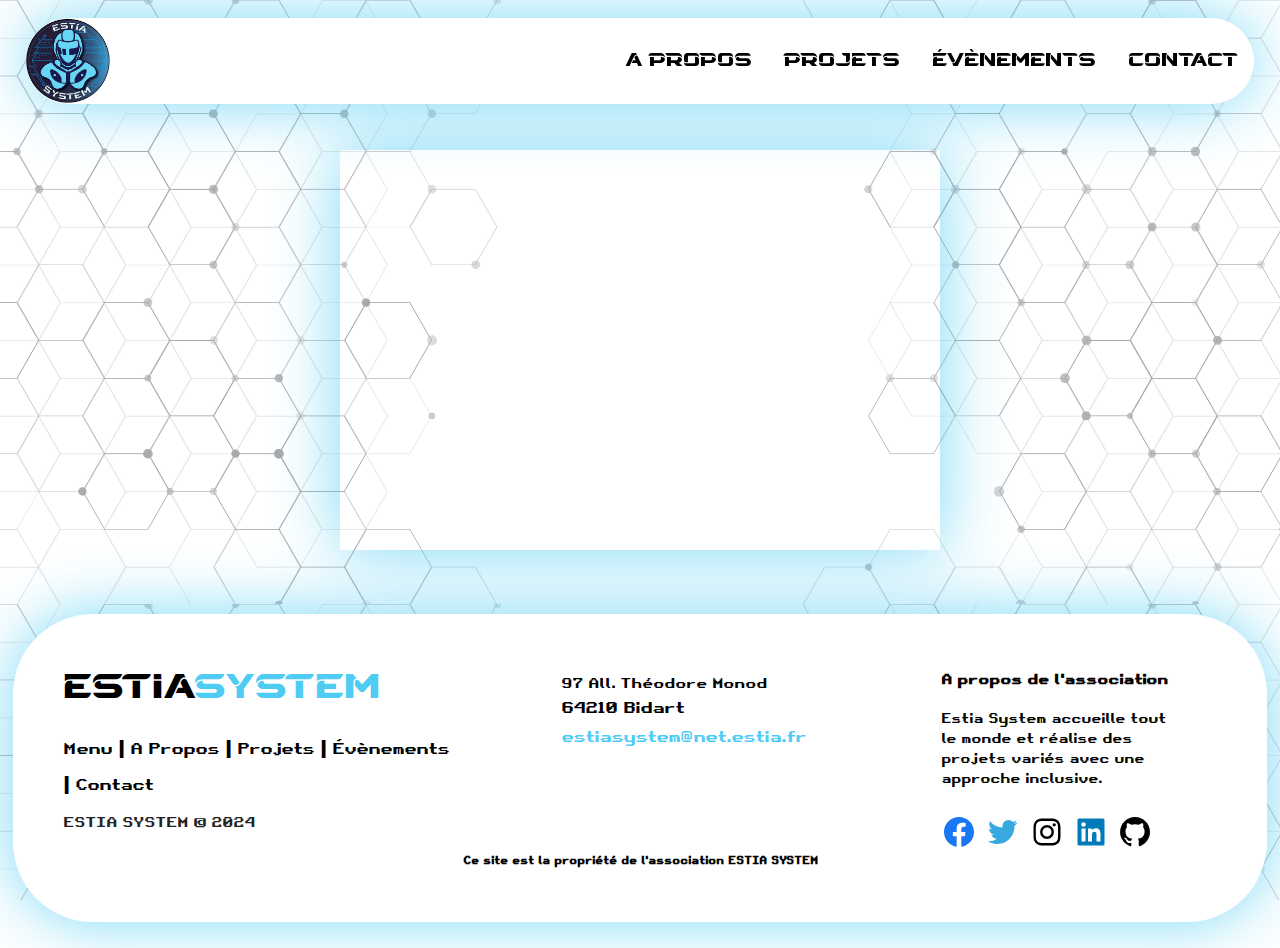
<file: contact.html>
<!DOCTYPE html>
<html lang="en">

<head>
  <meta charset="utf-8">
  <meta name="viewport" content="width=device-width, initial-scale=1.0">
  <meta name="description" content="ESTIA SYSTEM est une association étudiante de l'ESTIA, proposant des projets et des évènements dans le domaine de l'électronique, la mécanique et l'informatique">
  <meta name="keywords" content="Robotique, ESTIA, ESTIA SYSTEM, Mécatronique, Coupe de France de Robotique, CFR, Electronique, Informatique, Mécanique, Robot, Association">
  <link rel="stylesheet" href="mise_en_pages.css">
  <link rel="shortcut icon" href="images/Logo_Estia_System/logoblanc.ico">
  <title>ESTIA SYSTEM</title>

</head>

<body class="accueil__page2">
  <header>
    <nav class="nav">
      <input type="checkbox" id="nav-checkbox" class="nav-checkbox">
      <label for="nav-checkbox" class="toggle">
        <img class="menu" src="images/navigation-button.png" alt>
      </label>
      <ul class="menu">
        <li><a href="accueil.html"><img class="logo" src="images/Logo_Estia_System/logoblanc.png" alt="logo asso"></a></li>
        <li><a href="apropos.html">A Propos</a></li>
        <li><a href="project.html">Projets</a></li>
        <li><a href="evenements.php">Évènements</a></li>
        <li><a href="contact.html">Contact</a></li>
      </ul>
    </nav>

  </header>
  <main>
      <iframe
        src="https://www.google.com/maps/embed?pb=!1m14!1m8!1m3!1d1503.5524141540639!2d-1.5529106771675945!3d43.446383535492174!3m2!1i1024!2i768!4f13.1!3m3!1m2!1s0xd51151b04460f43%3A0x46b76cb28cdfa4b3!2s97%20All.%20Th%C3%A9odore%20Monod%2C%2064210%20Bidart!5e0!3m2!1sfr!2sfr!4v1664176855492!5m2!1sfr!2sfr"
        width="400" height="250" style="border:0;" allowfullscreen="" loading="lazy"
        referrerpolicy="no-referrer-when-downgrade"></iframe>
   


  </main>
  <footer class="footer-distributed">

    <div class="footer-left">

      <h3>ESTIA<span>SYSTEM</span></h3>

      <p class="footer-links">
        <a href="accueil.html" class="link-1">Menu</a>
        <a href="apropos.html">A Propos</a>
        <a href="project.html">Projets</a>
        <a href="evenements.php">Évènements</a>
        <a href="contact.html">Contact</a>
      </p>

      <p class="footer-company-name">ESTIA SYSTEM © 2024</p>
    </div>

    <div class="footer-center">

      <div>
        <i class="fa fa-map-marker"></i>
        
        <p><span>97 All. Théodore Monod</span>64210 Bidart</p>
      </div>

    

      <div>
        <i class="fa fa-envelope"></i>
        <p><a href="mailto:estiasystem@net.estia.fr">estiasystem@net.estia.fr</a></p>
      </div>

    </div>

    <div class="footer-right">

      <p class="footer-company-about">
        <span>A propos de l'association</span>
        Estia System accueille tout le monde et réalise des projets variés avec une approche inclusive.
      </p>

      <div class="footer-icons">

        <a href="https://www.facebook.com/estiasystem/" target="_blank"><svg xmlns="http://www.w3.org/2000/svg" width="36" height="36" viewBox="0 0 24 24" style="fill: rgba(24, 119, 242, 1);"><path d="M12.001 2.002c-5.522 0-9.999 4.477-9.999 9.999 0 4.99 3.656 9.126 8.437 9.879v-6.988h-2.54v-2.891h2.54V9.798c0-2.508 1.493-3.891 3.776-3.891 1.094 0 2.24.195 2.24.195v2.459h-1.264c-1.24 0-1.628.772-1.628 1.563v1.875h2.771l-.443 2.891h-2.328v6.988C18.344 21.129 22 16.992 22 12.001c0-5.522-4.477-9.999-9.999-9.999z"></path></svg></a>
        <a href="https://twitter.com/estiasystem?lang=fr" target="_blank"><svg xmlns="http://www.w3.org/2000/svg" width="36" height="36" viewBox="0 0 24 24" style="fill: rgba(56, 168, 224, 1)"><path d="M19.633 7.997c.013.175.013.349.013.523 0 5.325-4.053 11.461-11.46 11.461-2.282 0-4.402-.661-6.186-1.809.324.037.636.05.973.05a8.07 8.07 0 0 0 5.001-1.721 4.036 4.036 0 0 1-3.767-2.793c.249.037.499.062.761.062.361 0 .724-.05 1.061-.137a4.027 4.027 0 0 1-3.23-3.953v-.05c.537.299 1.16.486 1.82.511a4.022 4.022 0 0 1-1.796-3.354c0-.748.199-1.434.548-2.032a11.457 11.457 0 0 0 8.306 4.215c-.062-.3-.1-.611-.1-.923a4.026 4.026 0 0 1 4.028-4.028c1.16 0 2.207.486 2.943 1.272a7.957 7.957 0 0 0 2.556-.973 4.02 4.02 0 0 1-1.771 2.22 8.073 8.073 0 0 0 2.319-.624 8.645 8.645 0 0 1-2.019 2.083z"></path></svg></a>
        <a href="https://www.instagram.com/estiasystem/?hl=fr" target="_blank"><svg xmlns="http://www.w3.org/2000/svg" width="36" height="36" viewBox="0 0 24 24" style="fill: rgba(0, 0, 0, 1);"><path d="M11.999 7.377a4.623 4.623 0 1 0 0 9.248 4.623 4.623 0 0 0 0-9.248zm0 7.627a3.004 3.004 0 1 1 0-6.008 3.004 3.004 0 0 1 0 6.008z"></path><circle cx="16.806" cy="7.207" r="1.078"></circle><path d="M20.533 6.111A4.605 4.605 0 0 0 17.9 3.479a6.606 6.606 0 0 0-2.186-.42c-.963-.042-1.268-.054-3.71-.054s-2.755 0-3.71.054a6.554 6.554 0 0 0-2.184.42 4.6 4.6 0 0 0-2.633 2.632 6.585 6.585 0 0 0-.419 2.186c-.043.962-.056 1.267-.056 3.71 0 2.442 0 2.753.056 3.71.015.748.156 1.486.419 2.187a4.61 4.61 0 0 0 2.634 2.632 6.584 6.584 0 0 0 2.185.45c.963.042 1.268.055 3.71.055s2.755 0 3.71-.055a6.615 6.615 0 0 0 2.186-.419 4.613 4.613 0 0 0 2.633-2.633c.263-.7.404-1.438.419-2.186.043-.962.056-1.267.056-3.71s0-2.753-.056-3.71a6.581 6.581 0 0 0-.421-2.217zm-1.218 9.532a5.043 5.043 0 0 1-.311 1.688 2.987 2.987 0 0 1-1.712 1.711 4.985 4.985 0 0 1-1.67.311c-.95.044-1.218.055-3.654.055-2.438 0-2.687 0-3.655-.055a4.96 4.96 0 0 1-1.669-.311 2.985 2.985 0 0 1-1.719-1.711 5.08 5.08 0 0 1-.311-1.669c-.043-.95-.053-1.218-.053-3.654 0-2.437 0-2.686.053-3.655a5.038 5.038 0 0 1 .311-1.687c.305-.789.93-1.41 1.719-1.712a5.01 5.01 0 0 1 1.669-.311c.951-.043 1.218-.055 3.655-.055s2.687 0 3.654.055a4.96 4.96 0 0 1 1.67.311 2.991 2.991 0 0 1 1.712 1.712 5.08 5.08 0 0 1 .311 1.669c.043.951.054 1.218.054 3.655 0 2.436 0 2.698-.043 3.654h-.011z"></path></svg></a>
        <a href="https://www.linkedin.com/company/estiasystem/" target="_blank"><svg xmlns="http://www.w3.org/2000/svg" width="36" height="36" viewBox="0 0 24 24" style="fill: rgba(0, 122, 185, 1);"><path d="M20 3H4a1 1 0 0 0-1 1v16a1 1 0 0 0 1 1h16a1 1 0 0 0 1-1V4a1 1 0 0 0-1-1zM8.339 18.337H5.667v-8.59h2.672v8.59zM7.003 8.574a1.548 1.548 0 1 1 0-3.096 1.548 1.548 0 0 1 0 3.096zm11.335 9.763h-2.669V14.16c0-.996-.018-2.277-1.388-2.277-1.39 0-1.601 1.086-1.601 2.207v4.248h-2.667v-8.59h2.56v1.174h.037c.355-.675 1.227-1.387 2.524-1.387 2.704 0 3.203 1.778 3.203 4.092v4.71z"></path></svg></a>
        <a href="https://github.com/ESTIASYSTEM" target="_blank"><svg xmlns="http://www.w3.org/2000/svg" width="36" height="36" viewBox="0 0 24 24" style="fill: rgba(0, 0, 0, 1);"><path fill-rule="evenodd" clip-rule="evenodd" d="M12.026 2c-5.509 0-9.974 4.465-9.974 9.974 0 4.406 2.857 8.145 6.821 9.465.499.09.679-.217.679-.481 0-.237-.008-.865-.011-1.696-2.775.602-3.361-1.338-3.361-1.338-.452-1.152-1.107-1.459-1.107-1.459-.905-.619.069-.605.069-.605 1.002.07 1.527 1.028 1.527 1.028.89 1.524 2.336 1.084 2.902.829.091-.645.351-1.085.635-1.334-2.214-.251-4.542-1.107-4.542-4.93 0-1.087.389-1.979 1.024-2.675-.101-.253-.446-1.268.099-2.64 0 0 .837-.269 2.742 1.021a9.582 9.582 0 0 1 2.496-.336 9.554 9.554 0 0 1 2.496.336c1.906-1.291 2.742-1.021 2.742-1.021.545 1.372.203 2.387.099 2.64.64.696 1.024 1.587 1.024 2.675 0 3.833-2.33 4.675-4.552 4.922.355.308.675.916.675 1.846 0 1.334-.012 2.41-.012 2.737 0 .267.178.577.687.479C19.146 20.115 22 16.379 22 11.974 22 6.465 17.535 2 12.026 2z"></path></svg></a>


      </div>

    </div>
    <div class="footer-bottom">
      <p>Ce site est la propriété de l'association ESTIA SYSTEM</p>
    </div>

</footer>
</body>

</html>
</file>
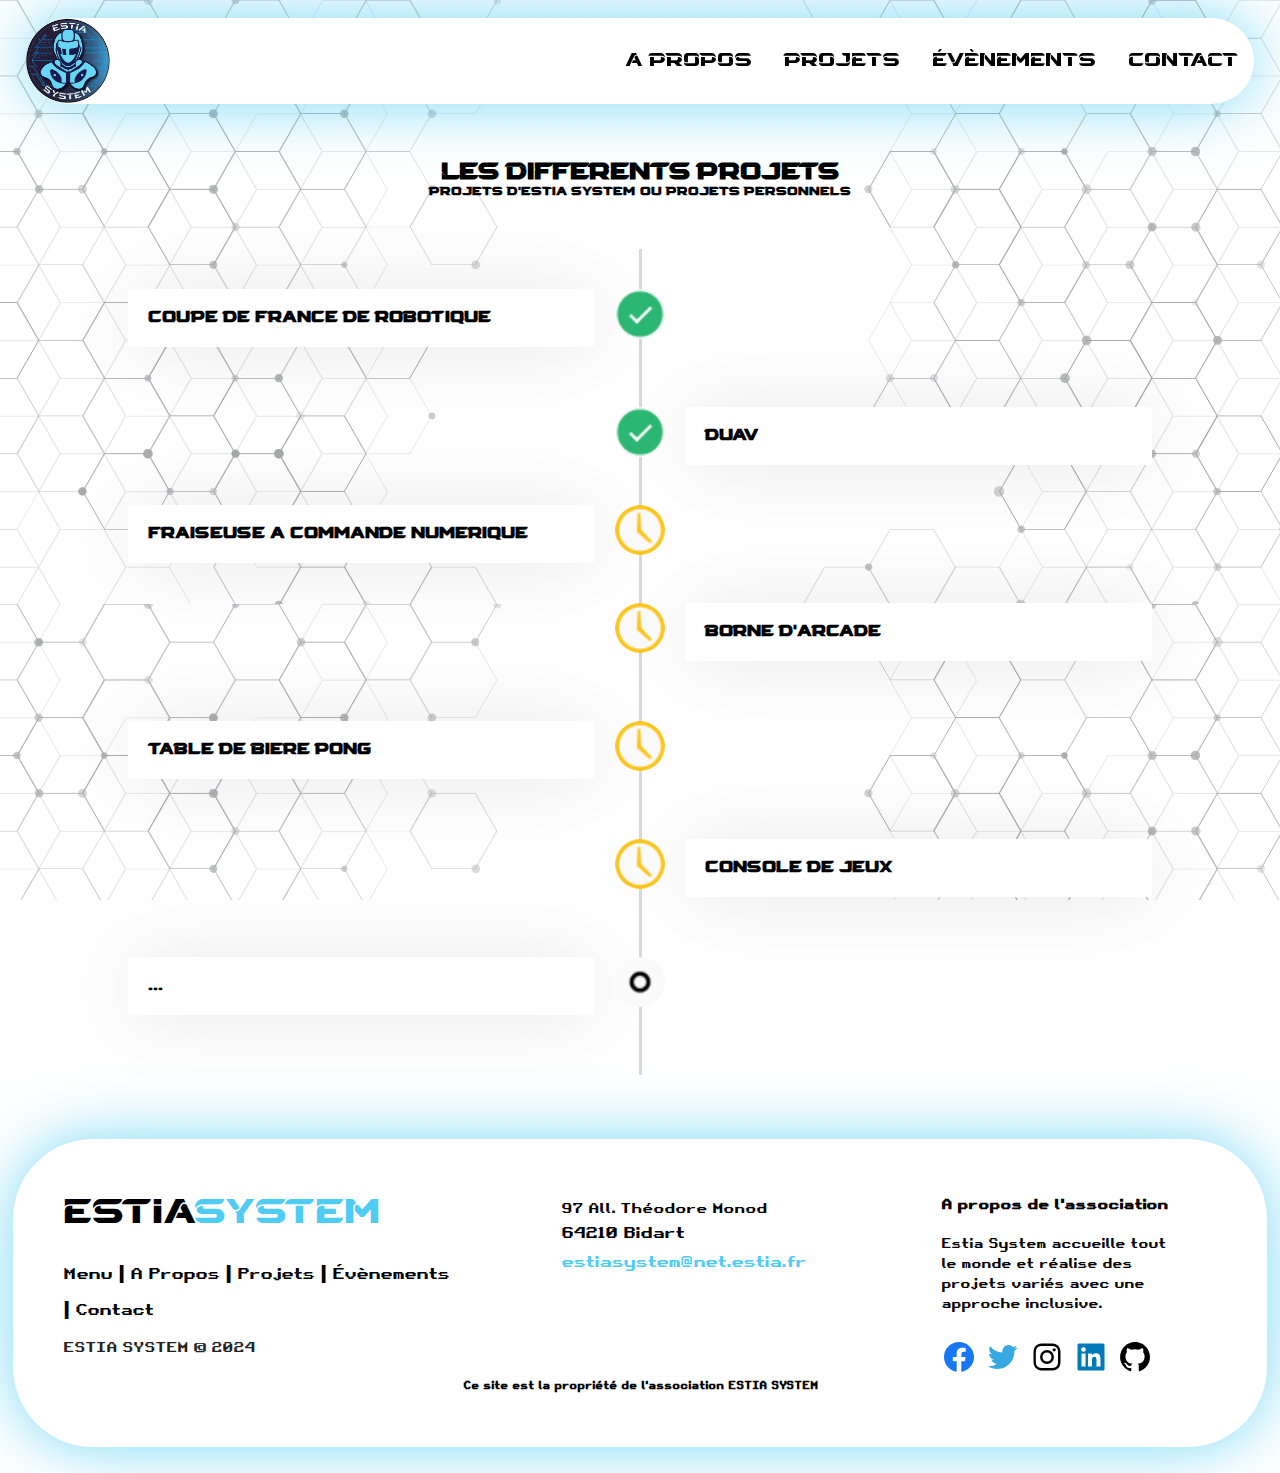
<file: project.html>
<!DOCTYPE html>
<html lang="en">

<head>
    <meta charset="utf-8">
    <meta name="viewport" content="width=device-width, initial-scale=1.0">
    <meta name="description" content="ESTIA SYSTEM est une association étudiante de l'ESTIA, proposant des projets et des évènements dans le domaine de l'électronique, la mécanique et l'informatique">
    <meta name="keywords" content="Robotique, ESTIA, ESTIA SYSTEM, Mécatronique, Coupe de France de Robotique, CFR, Electronique, Informatique, Mécanique, Robot, Association">
    <link rel="stylesheet" href="mise_en_pages.css">
    <link rel="shortcut icon" href="images/Logo_Estia_System/logoblanc.ico">
    <title>ESTIA SYSTEM</title>

</head>

<body class="accueil__page2">
  <header>
      <nav class="nav">
          <input type="checkbox" id="nav-checkbox" class="nav-checkbox">
          <label for="nav-checkbox" class="toggle">
              <img class="menu" src="images/navigation-button.png" alt>
          </label>
          <ul class="menu">
              <li><a href="accueil.html"><img class="logo" src="images/Logo_Estia_System/logoblanc.png" alt="logo"></a></li>
              <li><a href="apropos.html">A Propos</a></li>
              <li><a href="project.html">Projets</a></li>
              <li><a href="evenements.php">Évènements</a></li>
              <li><a href="contact.html">Contact</a></li>
          </ul>
      </nav>

  </header>
  <main>
    <div class="projet_container">
      <h1>LES DIFFERENTS PROJETS</h1>
      <h4>Projets d'Estia System ou projets personnels</h4>
        <ul class="projet_timeline">
          
            <li class="projet_timeline">
              <div class="projet_icon projet_done"></div>
              <details class="projet_panel">
                <summary>COUPE DE FRANCE DE ROBOTIQUE</summary>
                <p><strong>Référent:</strong> MAËL ABRIL<br><br>
                <strong>Objectif: </strong>La Coupe de France de Robotique est un défi ludique, scientifique et technique de robotique amateur qui s'adresse à des équipes de jeunes (18-30 ans) passionné(e)s de la robotique ou ayant des projets éducatifs vers les jeunes. 
                Les équipes doivent être constituées de plusieurs personnes. Cette rencontre permet de nombreux échanges de savoirs et savoir-faire entre les participant·e·s.<br><br>
                Les participant·e·s doivent concevoir puis réaliser un robot autonome, conforme au règlement, à l'esprit de cette rencontre et apte à participer aux matchs. 
                Les participant·e·s peuvent être suivis par un·e enseignant·e, mais la conception et la réalisation des robots doivent être le fruit de leurs réflexions.<br><br>
                <strong>Début du concours:</strong> 17/05/2023 </p> 
                <a href="/images/projet/cfr.png" target="_blank"><img class="projet_img" src="images/projet/cfr.png" width="250" alt="image cfr"></a>
              </details>
            </li>

            <li class="projet_timeline">
              <div class="projet_icon projet_done"></div>
              <details class="projet_panel">
                <summary>DUAV</summary>
                <p><strong>Référent:</strong> MAËL ABRIL<br><br>
                Initié et organisé par le Groupe Dassault Aviation depuis 2014, le Dassault UAV Challenge s'adresse aux élèves d'écoles 
                d'ingénieurs et aux étudiants d'universités françaises. Le défi étudiant repose, cette année, 
                sur le design d'un drone, son automatisation et son optimisation afin de se rapprocher des problématiques de l'avionneur.<br><br>
                <strong>Score Année 2023 : Notre équipe de l'estia à terminer en 4ème position sur 11 participants </strong></p> 
                <a href="/images/projet/duav.png" target="_blank"><img  class="projet_img" src="images/projet/duav.png" width="250" alt="duav"></a>
              </details>
            </li>
          
            <li class="projet_projet_timeline">
              <div class="projet_icon projet_working"></div>
              <details class="projet_panel">
                <summary>FRAISEUSE A COMMANDE NUMERIQUE</summary>
                <p><strong>Référent: </strong>PAUL CARSALADE<br><br>
                  <strong>Objectif: </strong>Le principe de ce projet repose sur le retrofit d'une fraiseuse à commande numérique.</p>
                  <a href="/images/projet/fraiseuse.jpeg" target="_blank"><img  class="projet_img" src="images/projet/fraiseuse.jpeg" width="250" alt="fraisseuse"></a>
                </details>
            </li>
          
            <li class="projet_timeline">
              <div class="projet_icon projet_working"></div>
              <details class="projet_panel">
                <summary>BORNE D'ARCADE</summary>
                <p><strong>Référent: </strong>PAUL CARSALADE / LOGAN CORBIERES<br><br>
                <strong>Objectif: </strong>Le rétrofit de la borne d'arcade comprend la mise à jour du logiciel existant vers Linux, l'organisation des schémas électriques et la vérification du refroidissement. Il implique également la vérification et le remplacement des manettes si nécessaire. L'installation de nombreux jeux est également à effectuer pour offrir aux joueurs un large choix de divertissement. </p>
                <a href="/images/projet/borne.jpg" target="_blank"><img  class="projet_img" src="images/projet/borne.jpg" width="250" alt="borne arcade"></a>
              </details>
            </li>
          
            <li class="projet_timeline">
              <div class="projet_icon projet_working"></div>
              <details class="projet_panel">
                <summary>TABLE DE BIERE PONG</summary>
                <p><strong>Référent: </strong>NATHAN DUBROC<br><br>
                <strong>Objectif: </strong>Le principe de ce projet repose sur le retrofit d'une fraiseuse à commande numérique.</p>
                <a href="/images/projet/bierepong.jpg" target="_blank"><img  class="projet_img" src="images/projet/bierepong.jpg" width="250" alt="table biere pong"></a>
              </details>
            </li>
          
            <li class="projet_timeline">
              <div class="projet_icon projet_working"></div>
              <details class="projet_panel">
                <summary>CONSOLE DE JEUX</summary>
                <p><strong>Référent: </strong>HUGO DAROUX<br><br>
                <strong>Objectif: </strong>Console de rétro gaming à partir d'élément électronique de récupération.
                Récupération d'un pc qui ne fonctionnait plus, modification des composants de celui-ci et tests validés. 
                Mise en place d'un HDD dans lequel j'ai mis un OS "rétrogaming" (batocera.linux)
                puis configuration de l'OS pour permettre d'avoir une machine de rétro gaming de la création des jeux arcade à la PS3.</p>
                <a href="/images/projet/console.png" target="_blank"><img  class="projet_img" src="images/projet/console.png" width="250" alt="console"></a>
              </details>
            </li>
          
            <li class="projet_timeline">
              <div class="projet_icon projet_point"></div>
              <details class="projet_panel">
                <summary>...</summary>
                <p>Vous pouvez venir discuter avec nous de vos projets</p>
              </details>
            </li>

          
            
          
        </ul>
    </div>

  </main>
  <footer class="footer-distributed">

      <div class="footer-left">
  
        <h3>ESTIA<span>SYSTEM</span></h3>
  
        <p class="footer-links">
          <a href="accueil.html" class="link-1">Menu</a>
          <a href="apropos.html">A Propos</a>
          <a href="project.html">Projets</a>
          <a href="evenements.php">Évènements</a>
          <a href="contact.html">Contact</a>
        </p>
  
        <p class="footer-company-name">ESTIA SYSTEM © 2024</p>
      </div>
  
      <div class="footer-center">
  
        <div>
          <i class="fa fa-map-marker"></i>
          
          <p><span>97 All. Théodore Monod</span>64210 Bidart</p>
        </div>
  
      
  
        <div>
          <i class="fa fa-envelope"></i>
          <p><a href="mailto:estiasystem@net.estia.fr">estiasystem@net.estia.fr</a></p>
        </div>
  
      </div>
  
      <div class="footer-right">
  
        <p class="footer-company-about">
          <span>A propos de l'association</span>
          Estia System accueille tout le monde et réalise des projets variés avec une approche inclusive.
        </p>
  
        <div class="footer-icons">
  
          <a href="https://www.facebook.com/estiasystem/" target="_blank"><svg xmlns="http://www.w3.org/2000/svg" width="36" height="36" viewBox="0 0 24 24" style="fill: rgba(24, 119, 242, 1);"><path d="M12.001 2.002c-5.522 0-9.999 4.477-9.999 9.999 0 4.99 3.656 9.126 8.437 9.879v-6.988h-2.54v-2.891h2.54V9.798c0-2.508 1.493-3.891 3.776-3.891 1.094 0 2.24.195 2.24.195v2.459h-1.264c-1.24 0-1.628.772-1.628 1.563v1.875h2.771l-.443 2.891h-2.328v6.988C18.344 21.129 22 16.992 22 12.001c0-5.522-4.477-9.999-9.999-9.999z"></path></svg></a>
          <a href="https://twitter.com/estiasystem?lang=fr" target="_blank"><svg xmlns="http://www.w3.org/2000/svg" width="36" height="36" viewBox="0 0 24 24" style="fill: rgba(56, 168, 224, 1)"><path d="M19.633 7.997c.013.175.013.349.013.523 0 5.325-4.053 11.461-11.46 11.461-2.282 0-4.402-.661-6.186-1.809.324.037.636.05.973.05a8.07 8.07 0 0 0 5.001-1.721 4.036 4.036 0 0 1-3.767-2.793c.249.037.499.062.761.062.361 0 .724-.05 1.061-.137a4.027 4.027 0 0 1-3.23-3.953v-.05c.537.299 1.16.486 1.82.511a4.022 4.022 0 0 1-1.796-3.354c0-.748.199-1.434.548-2.032a11.457 11.457 0 0 0 8.306 4.215c-.062-.3-.1-.611-.1-.923a4.026 4.026 0 0 1 4.028-4.028c1.16 0 2.207.486 2.943 1.272a7.957 7.957 0 0 0 2.556-.973 4.02 4.02 0 0 1-1.771 2.22 8.073 8.073 0 0 0 2.319-.624 8.645 8.645 0 0 1-2.019 2.083z"></path></svg></a>
          <a href="https://www.instagram.com/estiasystem/?hl=fr" target="_blank"><svg xmlns="http://www.w3.org/2000/svg" width="36" height="36" viewBox="0 0 24 24" style="fill: rgba(0, 0, 0, 1);"><path d="M11.999 7.377a4.623 4.623 0 1 0 0 9.248 4.623 4.623 0 0 0 0-9.248zm0 7.627a3.004 3.004 0 1 1 0-6.008 3.004 3.004 0 0 1 0 6.008z"></path><circle cx="16.806" cy="7.207" r="1.078"></circle><path d="M20.533 6.111A4.605 4.605 0 0 0 17.9 3.479a6.606 6.606 0 0 0-2.186-.42c-.963-.042-1.268-.054-3.71-.054s-2.755 0-3.71.054a6.554 6.554 0 0 0-2.184.42 4.6 4.6 0 0 0-2.633 2.632 6.585 6.585 0 0 0-.419 2.186c-.043.962-.056 1.267-.056 3.71 0 2.442 0 2.753.056 3.71.015.748.156 1.486.419 2.187a4.61 4.61 0 0 0 2.634 2.632 6.584 6.584 0 0 0 2.185.45c.963.042 1.268.055 3.71.055s2.755 0 3.71-.055a6.615 6.615 0 0 0 2.186-.419 4.613 4.613 0 0 0 2.633-2.633c.263-.7.404-1.438.419-2.186.043-.962.056-1.267.056-3.71s0-2.753-.056-3.71a6.581 6.581 0 0 0-.421-2.217zm-1.218 9.532a5.043 5.043 0 0 1-.311 1.688 2.987 2.987 0 0 1-1.712 1.711 4.985 4.985 0 0 1-1.67.311c-.95.044-1.218.055-3.654.055-2.438 0-2.687 0-3.655-.055a4.96 4.96 0 0 1-1.669-.311 2.985 2.985 0 0 1-1.719-1.711 5.08 5.08 0 0 1-.311-1.669c-.043-.95-.053-1.218-.053-3.654 0-2.437 0-2.686.053-3.655a5.038 5.038 0 0 1 .311-1.687c.305-.789.93-1.41 1.719-1.712a5.01 5.01 0 0 1 1.669-.311c.951-.043 1.218-.055 3.655-.055s2.687 0 3.654.055a4.96 4.96 0 0 1 1.67.311 2.991 2.991 0 0 1 1.712 1.712 5.08 5.08 0 0 1 .311 1.669c.043.951.054 1.218.054 3.655 0 2.436 0 2.698-.043 3.654h-.011z"></path></svg></a>
          <a href="https://www.linkedin.com/company/estiasystem/" target="_blank"><svg xmlns="http://www.w3.org/2000/svg" width="36" height="36" viewBox="0 0 24 24" style="fill: rgba(0, 122, 185, 1);"><path d="M20 3H4a1 1 0 0 0-1 1v16a1 1 0 0 0 1 1h16a1 1 0 0 0 1-1V4a1 1 0 0 0-1-1zM8.339 18.337H5.667v-8.59h2.672v8.59zM7.003 8.574a1.548 1.548 0 1 1 0-3.096 1.548 1.548 0 0 1 0 3.096zm11.335 9.763h-2.669V14.16c0-.996-.018-2.277-1.388-2.277-1.39 0-1.601 1.086-1.601 2.207v4.248h-2.667v-8.59h2.56v1.174h.037c.355-.675 1.227-1.387 2.524-1.387 2.704 0 3.203 1.778 3.203 4.092v4.71z"></path></svg></a>
          <a href="https://github.com/ESTIASYSTEM" target="_blank"><svg xmlns="http://www.w3.org/2000/svg" width="36" height="36" viewBox="0 0 24 24" style="fill: rgba(0, 0, 0, 1);"><path fill-rule="evenodd" clip-rule="evenodd" d="M12.026 2c-5.509 0-9.974 4.465-9.974 9.974 0 4.406 2.857 8.145 6.821 9.465.499.09.679-.217.679-.481 0-.237-.008-.865-.011-1.696-2.775.602-3.361-1.338-3.361-1.338-.452-1.152-1.107-1.459-1.107-1.459-.905-.619.069-.605.069-.605 1.002.07 1.527 1.028 1.527 1.028.89 1.524 2.336 1.084 2.902.829.091-.645.351-1.085.635-1.334-2.214-.251-4.542-1.107-4.542-4.93 0-1.087.389-1.979 1.024-2.675-.101-.253-.446-1.268.099-2.64 0 0 .837-.269 2.742 1.021a9.582 9.582 0 0 1 2.496-.336 9.554 9.554 0 0 1 2.496.336c1.906-1.291 2.742-1.021 2.742-1.021.545 1.372.203 2.387.099 2.64.64.696 1.024 1.587 1.024 2.675 0 3.833-2.33 4.675-4.552 4.922.355.308.675.916.675 1.846 0 1.334-.012 2.41-.012 2.737 0 .267.178.577.687.479C19.146 20.115 22 16.379 22 11.974 22 6.465 17.535 2 12.026 2z"></path></svg></a>
  
  
        </div>
  
      </div>
      <div class="footer-bottom">
        <p>Ce site est la propriété de l'association ESTIA SYSTEM</p>
      </div>
  
  </footer>
</body>

</html>
</file>
<file: assets/css/legacy-mise-en-pages.css>
@charset "UTF-8";
@import url("https://fonts.googleapis.com/css?family=Raleway:400,600");

@font-face {
  font-family: "zaptron";
  src: url("../fonts/Zaptron-Regular.ttf");
}
@font-face {
  font-family: "venus";
  src: url("../fonts/VenusRisingRg-Bold.ttf");
}
@font-face {
  font-family: nova;
  src: url("../fonts/a_lcdnova_[fr.allfont.net].ttf");
}
@font-face {
  font-family: retro;
  src: url("../fonts/Retro Gaming.ttf");
}

* {
  box-sizing: border-box;
  margin: 0;
  padding: 0;
}
.index__page1 {
  background-color: white;
}
@media (prefers-color-scheme: dark) {
  .index__page1 {
    background-color: #262626;
  }
}
.accueil__page2 {
  margin: 0;
  padding: 0;
  font-family: zaptron;
  font-size: 62.5%;
  background-image: url("../../images/Fond/alveoles2.jpg");
  background-size: contain;
  background-attachment: fixed;
}
@media (max-width: 770px) {
  .accueil__page2 {
    background-size: contain;
    background-repeat: unset;
  }
}
.index_myProgress {
  background: white;
  box-shadow:
    inset -1px 1px 2px rgba(200, 200, 200, 0.2), inset 1px -1px 2px rgba(200, 200, 200, 0.2), inset -1px -1px 2px rgba(
      79,
      204,
      243,
      0.9
    ), inset 1px 1px 3px rgba(79, 204, 243, 0.9);
  box-shadow: 0px 0px 40px 11px #4fccf3;
  width: 50%;
  height: 20px;
  border-radius: 50px;
  margin-left: 25%;
  margin-top: 300px;
  margin-bottom: 50px;
  z-index: -2;
  position: relative;
  overflow: hidden;
}
@media (prefers-color-scheme: dark) {
  .index_myProgress {
    background: #262626;
  }
}
.index_myProgress_myBar {
  background: #4fccf3;
  width: 100%;
  height: 100%;
  border-radius: 50px;
  transform-origin: left;
  animation: progress__bar 2500ms 500ms both;
}
@keyframes progress__bar {
  0% {
    transform: scaleX(0);
  }
  17% {
    transform: scaleX(0.18);
  }
  24% {
    transform: scaleX(0.4);
    animation-timing-function: cubic-bezier(0.9, 0, 0.1, 1);
  }
  46% {
    transform: scaleX(0.81);
    animation-timing-function: cubic-bezier(0.25, 0.25, 1);
  }
  85%,
  100% {
    opacity: 1;
  }
  100% {
    transform: scaleX(1);
  }
}
.index_scanner {
  display: flex;
  position: relative;
}
.index_scanner__span1 {
  color: #4fccf3;
  font-family: zaptron;
  font-size: 24px;
  margin-left: 15%;
  position: absolute;
  overflow: hidden;
  background-position: -20%;
  z-index: -2;
  animation: span 500ms 500ms both;
}
.index_scanner__span2 {
  color: #4fccf3;
  font-family: zaptron;
  font-size: 24px;
  margin-left: 15%;
  position: absolute;
  top: 50px;
  overflow: hidden;
  background-position: -20%;
  z-index: -2;
  animation: span 500ms 1000ms both;
}
.index_scanner__span3 {
  color: #4fccf3;
  font-family: zaptron;
  font-size: 24px;
  margin-left: 15%;
  position: absolute;
  top: 100px;
  overflow: hidden;
  background-position: -20%;
  z-index: -2;
  animation: span 500ms 1800ms both;
}
@keyframes span {
  0% {
    transform: translateX(-99999px);
  }
  100% {
    transform: translateX(0);
  }
}
.index_welcome {
  display: flex;
  justify-content: center;
  animation: welcome 500ms 2500ms both;
  position: initial;
}
.index_welcome__message {
  background-color: white;
  text-shadow: #4fccf3 4px 0 25px;
  color: #4fccf3;
  display: flex;
  width: 93%;
  height: 600px;
  position: absolute;
  top: 0;
  left: 3.5%;
  z-index: -1;
  align-items: center;
  text-align: center;
  justify-content: center;
  font-size: 45px;
  font-family: zaptron;
}
@media (prefers-color-scheme: dark) {
  .index_welcome__message {
    background-color: #262626;
  }
}
.index_welcome__btn {
  border: 2px solid #4fccf3;
  color: #4fccf3;
  margin-top: 10%;
  padding: 0.8em 1.8em;
  position: relative;
  overflow: hidden;
  background-color: transparent;
  text-align: center;
  text-transform: uppercase;
  font-size: 32px;
  transition: .3s;
  z-index: 1;
  font-family: zaptron;
  text-decoration: none;
}
.index_welcome__btn::before {
  content: "";
  background: #4fccf3;
  width: 0;
  height: 300%;
  position: absolute;
  top: 50%;
  left: 50%;
  transform: translate(-50%, -50%) rotate(45deg);
  transition: .5s ease;
  display: block;
  z-index: -1;
}
.index_welcome__btn:hover::before {
  width: 105%;
}
.index_welcome__btn:hover {
  color: white;
  border-top-left-radius: 40px;
  border-bottom-right-radius: 40px;
}
@media (prefers-color-scheme: dark) {
  .index_welcome__btn:hover {
    color: #262626;
  }
}
@keyframes welcome {
  0% {
    opacity: 0;
  }
  100% {
    opacity: 1;
  }
}
.nav {
  background-color: white;
  color: #000000;
  position: fixed;
  width: 96%;
  margin-left: 2%;
  top: 2%;
  z-index: 6;
  border-radius: 50px;
  box-shadow: 0px 0px 63px 0px rgba(79, 204, 243, 0.75);
}
.toggle {
  position: absolute;
  top: 0.7rem;
  right: 1rem;
  cursor: pointer;
}
.toggle .menu {
  height: 3rem;
  align-items: center;
  width: auto;
  margin-top: 4px;
}
.nav-checkbox {
  display: none;
}
.menu {
  display: flex;
  flex-direction: column;
  align-items: center;
}
.menu li {
  display: none;
  padding: 1rem;
  list-style: none;
}
.menu li:first-child {
  display: block;
  margin-right: auto;
  padding: 0;
}
.menu a {
  color: inherit;
  font-size: 1.2rem;
  text-decoration: none;
}
.logo {
  display: block;
  align-items: center;
  height: 4.5em;
}
#nav-checkbox:checked ~ ul.menu li {
  display: block;
}
#nav-checkbox:checked ~ label.toggle .menu {
  display: block;
}
@media (min-width: 750px) {
  .toggle {
    display: none;
  }
  .menu {
    flex-direction: row;
  }
  .menu li {
    display: block;
  }
}
.footer-distributed {
  background: white;
  box-shadow: 0px 0px 63px 0px rgba(79, 204, 243, 0.75);
  border-radius: 80px;
  box-sizing: border-box;
  width: 98%;
  margin-left: 1%;
  margin-bottom: 2%;
  margin-top: 5%;
  text-align: left;
  font: bold 16px retro;
  padding: 55px 50px;
}
.footer-distributed .footer-bottom {
  font-size: 10px;
  text-align: center;
}
.footer-distributed .footer-left,
.footer-distributed .footer-center,
.footer-distributed .footer-right {
  display: inline-block;
  vertical-align: top;
}
.footer-distributed .footer-left {
  width: 40%;
}
.footer-distributed h3 {
  color: black;
  font: normal 36px zaptron;
  margin: 0;
}
.footer-distributed h3 span {
  color: #4fccf3;
}
.footer-distributed .footer-links {
  color: black;
  margin: 20px 0 12px;
  padding: 0;
}
.footer-distributed .footer-links a {
  display: inline-block;
  line-height: 1.8;
  font-weight: 400;
  text-decoration: none;
  color: inherit;
}
.footer-distributed .footer-company-name {
  color: #222;
  font-size: 14px;
  font-weight: normal;
  margin: 0;
}
.footer-distributed .footer-center {
  width: 35%;
}
.footer-distributed .footer-center i {
  background-color: #33383b;
  color: black;
  font-size: 25px;
  width: 38px;
  height: 38px;
  border-radius: 50%;
  text-align: center;
  line-height: 42px;
  margin: 10px 15px;
  vertical-align: middle;
}
.footer-distributed .footer-center i.fa-envelope {
  font-size: 17px;
  line-height: 38px;
}
.footer-distributed .footer-center p {
  display: inline-block;
  color: black;
  font-weight: 400;
  vertical-align: middle;
  margin: 0;
}
.footer-distributed .footer-center p span {
  display: block;
  font-weight: normal;
  font-size: 14px;
  line-height: 2;
}
.footer-distributed .footer-center p a {
  color: #4fccf3;
  text-decoration: none;
}
.footer-distributed .footer-links a:before {
  content: "|";
  font-weight: 300;
  font-size: 20px;
  left: 0;
  color: black;
  display: inline-block;
  padding-right: 5px;
}
.footer-distributed .footer-links .link-1:before {
  content: none;
}
.footer-distributed .footer-right {
  width: 20%;
}
.footer-distributed .footer-company-about {
  line-height: 20px;
  color: black;
  font-size: 13px;
  font-weight: normal;
  margin: 0;
}
.footer-distributed .footer-company-about span {
  display: block;
  color: black;
  font-size: 14px;
  font-weight: bold;
  margin-bottom: 20px;
}
.footer-distributed .footer-icons {
  margin-top: 25px;
}
.footer-distributed .footer-icons a {
  display: inline-block;
  width: 35px;
  height: 35px;
  cursor: pointer;
  border-radius: 2px;
  font-size: 20px;
  color: black;
  text-align: center;
  line-height: 35px;
  margin-right: 3px;
  margin-bottom: 5px;
}
@media (max-width: 955px) {
  .footer-distributed {
    font: bold 14px retro;
  }
  .footer-distributed h3 {
    font-size: 22px;
  }
  .footer-distributed .footer-left,
  .footer-distributed .footer-center,
  .footer-distributed .footer-right {
    display: block;
    width: 100%;
    margin-bottom: 40px;
    text-align: center;
  }
  .footer-distributed .footer-center i {
    margin-left: 0;
  }
}
.warning_button {
  box-sizing: border-box;
  margin-top: 200px;
  padding: 0;
  height: 50vh;
  display: flex;
  justify-content: center;
  align-items: center;
  overflow: hidden;
}
.base {
  background: #cacaca;
  width: 23.75vmin;
  border-radius: 27vmin;
  box-shadow: 0 6vmin 0.15vmin 0vmin #777, 0 4vmin 0.15vmin 0vmin #777, 0 2vmin 0.15vmin 0vmin #777;
  padding: 0vmin 2vmin 2vmin 2vmin;
  z-index: 1;
  transform: rotateX(60deg) rotateZ(0deg);
  margin-top: -4.5vmin;
  height: 22vmin;
}
button#activate {
  background: #d60505;
  border: 0;
  width: 20vmin;
  height: 19vmin;
  border-radius: 100%;
  position: relative;
  cursor: pointer;
  outline: none;
  z-index: 2;
  box-shadow: 0 4vmin 0.15vmin 0vmin #af0000, 0 2vmin 0.15vmin 0vmin #af0000;
  top: -2.5vmin;
  border: 0.5vmin solid #af0000a1;
  transition: all 0.25s ease 0s;
}
button#activate:hover {
  box-shadow: 0 3vmin 0.15vmin 0vmin #af0000, 0 1vmin 0.15vmin 0vmin #af0000;
  top: -1.5vmin;
  transition: all 0.5s ease 0s;
}
button#activate:active,
button#activate.pushed {
  box-shadow: 0 1vmin 0.15vmin 0vmin #af0000, 0 1vmin 0.15vmin 0vmin #af0000;
  top: 0.5vmin;
  transition: all 0.25s ease 0s;
}
button#activate.pushed {
  box-shadow: 0 0 20px 10px #ff3c3c, 0 0 100px 50px #ff2828;
  background: #ff0000;
  border-bottom: 3px solid #00000020;
}
.box {
  transform: rotateX(-35deg) rotateY(45deg) rotateZ(0deg) rotate3d(1, 0, 0, 90deg);
  transform-origin: center top;
  transform-style: preserve-3d;
  width: 45vmin;
  position: absolute;
  z-index: 5;
  margin-top: 27vmin;
  transition: transform 1s ease 0s;
  cursor: pointer;
  height: 45vmin;
  margin-left: -32vmin;
}
.box.opened {
  transform: rotateX(-35deg) rotateY(45deg) rotateZ(0deg) rotate3d(1, 0, 0, 180deg);
}
.box div {
  position: absolute;
  width: 45vmin;
  height: 45vmin;
  background: #00bcd47d;
  opacity: 0.5;
  border: 3px solid #00a4b9;
  border-radius: 3px;
  box-sizing: border-box;
  box-shadow: 0 0 3px 0 #00bcd48a;
}
.box > div:nth-child(1) {
  opacity: 0;
}
.box > div:nth-child(2) {
  transform: rotateX(90deg) translate3d(0px, 5vmin, 5vmin);
  height: 10vmin;
}
.box > div:nth-child(3) {
  transform: rotateX(0deg) translate3d(0, 0, 10vmin);
}
.box > div:nth-child(4) {
  transform: rotateX(270deg) translate3d(0px, -5vmin, 40vmin);
  height: 10vmin;
}
.box > div:nth-child(5) {
  transform: rotateY(90deg) translate3d(-5vmin, 0, 40vmin);
  width: 10vmin;
}
.box > div:nth-child(6) {
  transform: rotateY(-90deg) translate3d(5vmin, 0vmin, 5vmin);
  width: 10vmin;
}
.warning {
  position: absolute;
  z-index: 0;
  width: 45vmin;
  height: 45vmin;
  background: repeating-linear-gradient(-45deg, black, black 3vmin, yellow 3vmin, yellow 6vmin);
  transform: rotateX(-35deg) rotateY(45deg) rotateZ(0deg) rotate3d(1, 0, 0, 90deg);
  box-shadow: 0 0 0 3vmin #af0000;
}
.warning:before {
  content: "";
  width: 80%;
  height: 80%;
  background: linear-gradient(45deg, #000000 0%, #414141 74%);
  float: left;
  margin-top: 10%;
  margin-left: 10%;
  border: 1vmin solid yellow;
  border-radius: 1vmin;
  box-sizing: border-box;
  margin-left: -16.25vmin;
}
.warning:after {
  content: "WARNING:\2009 DANGER";
  color: white;
  transform: rotate(90deg);
  float: left;
  background: #af0000;
  position: absolute;
  bottom: 18.5vmin;
  left: -35vmin;
  font-size: 5vmin;
  font-family: Arial, Helvetica, serif;
  width: 49vmin;
  text-align: center;
  padding: 1vmin;
  text-shadow: 0 0 1px #000, 0 0 1px #000, 0 0 1px #000;
}
.hinges {
  position: absolute;
  z-index: 3;
  transform: rotateX(-35deg) rotateY(45deg) rotateZ(0deg) rotate3d(1, 0, 0, 90deg);
}
.hinges:before,
.hinges:after {
  content: "";
  background: #2b2b2b;
  width: 5vmin;
  height: 1.5vmin;
  position: absolute;
  margin-top: -24.5vmin;
  z-index: 5;
  border: 2px solid #00000010;
  border-radius: 5px 5px 0 0;
  box-sizing: border-box;
  margin-left: -16.25vmin;
}
.hinges:after {
  margin-left: 13.75vmin;
  margin-top: -24.5vmin;
}
.box > span:before,
.box > span:after {
  content: "";
  width: 5vmin;
  height: 1.5vmin;
  background: #103e4480;
  position: absolute;
  margin-left: 6vmin;
  border-radius: 0 0 5px 5px;
}
.box > span:after {
  margin-left: 36vmin;
}
.box > span {
  transform: rotateX(89deg) translate(0.3vmin, 0.3vmin);
  position: absolute;
}
.text {
  position: absolute;
  margin-top: 55vmin;
  color: white;
  font-family: Arial, Helvetica, serif;
  font-size: 5vmin;
  text-shadow: 0 0 1px #000, 0 0 1px #000, 0 0 1px #000;
  perspective-origin: left;
  background: #af0000;
  padding: 1vmin;
  transform: rotateX(-35deg) rotateY(45deg) rotateZ(0deg) rotate3d(1, 0, 0, 90deg) translate(33.5vmin, -2vmin);
  text-align: center;
  width: 49vmin;
}
div#panel:before {
  content: "WARNING";
  top: 3vmin;
  position: relative;
  font-size: 10vmin;
  width: 100vw;
  left: 0;
  z-index: 8;
  text-shadow: 0 0 1px #fff, 0 0 3px #fff;
  border-bottom: 1vmin dotted #fff;
}
#panel {
  position: absolute;
  background: #ff0000d0;
  color: #ffffff;
  font-family: Arial, Helvetica, serif;
  width: 90vmin;
  box-sizing: border-box;
  font-size: 3.25vmin;
  padding: 1vmin 2vmin;
  height: 60vmin;
  box-shadow: 0 0 0 100vmin #ff000060, 0 0 0 5vmin #ff000060;
  z-index: 7;
  display: none;
  text-align: center;
  text-shadow: 0 0 1px #fff, 0 0 3px #fff, 0 0 5px #fff;
  animation: warning-ligth 1s 0s infinite;
}
#panel.show {
  display: block !important;
}
#msg {
  margin-top: 5vmin;
  text-shadow: 0 0 2px #fff;
}
#time {
  font-size: 10vmin;
  background: #00000080;
  max-width: 35vmin;
  margin: 6vmin auto 5vmin !important;
  position: relative;
  border-radius: 0.25vmin;
  text-shadow: 0 0 3px #000, 0 0 2px #000, 0 0 3px #000, 0 0 4px #000, 0 0 5px #000;
  padding: 1vmin 0;
}
#time:before {
  content: "00:0";
}
#abort {
  background: #ffffffb8;
  color: #d30303;
  cursor: pointer;
  padding: 1vmin 2.75vmin;
  font-size: 6vmin;
  border-radius: 0.25vmin;
  font-weight: bold;
  animation: highlight 1s 0s infinite;
}
#abort:hover {
  background: #ffffff;
  box-shadow: 0 0 15px 5px #fff;
}
@keyframes highlight {
  50% {
    box-shadow: 0 0 15px 5px #fff;
  }
}
div#turn-off {
  position: fixed;
  background: #ffffff80;
  left: 0;
  width: 100vw;
  height: 0vh;
  z-index: 7;
}
div#turn-off:before,
div#turn-off:after {
  content: "";
  position: fixed;
  left: 0;
  top: 0;
  height: 0vh;
  background: #000;
  width: 100vw;
  transition: height 0.5s ease 0s;
}
div#turn-off:after {
  top: inherit;
  bottom: 0;
}
div#turn-off.close {
  height: 100vh;
}
div#turn-off.close:before,
div#turn-off.close:after {
  transition: height 0.1s ease 0.1s;
  height: 50vh;
}
#time.crono {
  background: #ffffffba;
  transition: background 0.5s ease 0s;
  color: #ff0000;
  text-shadow: 0 0 1px #ffffff, 0 0 2px #ffffff, 0 0 2px #ffffff;
}
#detonate {
  display: none;
  color: #fff;
  z-index: 5;
  font-size: 8vmin;
  font-family: Arial, Helvetica, serif;
  text-shadow: 0 0 1px #fff, 0 0 2px #fff, 0 0 3px #fff;
}
#detonate.show {
  display: block;
  animation: blink 0.25s 0s infinite;
}
#abort.hide {
  display: none;
}
@keyframes blink {
  50% {
    opacity: 0;
  }
}
#closing {
  width: 95vw;
  height: 100vh;
  left: 0;
  position: absolute;
}
div#closing:before,
div#closing:after {
  display: block;
  content: "";
  width: 50vw;
  height: 1.5vh;
  left: -50vw;
  top: 49vh;
  position: absolute;
  background: #000000;
  z-index: 7;
  transition: left 0.2s ease 0s;
}
div#closing:after {
  right: 100vw;
  transition: right 0.2s ease 0s;
  left: initial;
}
div#closing.close:before {
  left: 0;
  transition: left 0.2s ease 0.2s;
}
div#closing.close:after {
  right: 0;
  transition: right 0.2s ease 0.2s;
}
#restart {
  position: absolute;
  z-index: 8;
  display: none;
}
#reload {
  position: absolute;
  z-index: 8;
  width: 10vmin;
  height: 10vmin;
  border-radius: 100%;
  border: 0;
  margin-top: -5vmin;
  margin-left: -2.5vmin;
  opacity: 0;
  cursor: pointer;
  transform: rotate(0deg);
  transition: transform 0.5s ease 0s;
  outline: none;
}
#reload:hover {
  background: #ef0000;
  transform: rotate(360deg);
  transition: transform 0.5s ease 0s;
}
#restart.show {
  display: block;
}
#restart.show #reload {
  animation: refresh 3.5s 0s 1;
  opacity: 1;
}
@keyframes refresh {
  0% {
    opacity: 0;
  }
  50% {
    opacity: 0;
  }
  100% {
    opacity: 1;
  }
}
button#reload:before {
  content: "";
  width: 6vmin;
  height: 6vmin;
  position: absolute;
  left: 2vmin;
  top: 2vmin;
  border-radius: 100%;
  border: 1vmin solid #000;
  box-sizing: border-box;
  border-bottom-color: transparent;
}
button#reload:after {
  content: "";
  border: 1.25vmin solid transparent;
  border-top: 2vmin solid black;
  position: absolute;
  transform: rotate(40deg) translate(0.5vmin, 1.25vmin);
}
@keyframes warning-ligth {
  0% {
    box-shadow: 0 0 0 100vmin #ff000060, 0 0 0 5vmin #ff000060;
  }
  50% {
    box-shadow: 0 0 0 100vmin #ff000020, 0 0 0 5vmin #ff000020;
  }
}
#mute {
  position: absolute;
  bottom: 1vmin;
  right: 1vmin;
  background: #8bc34a80;
  width: 6vmin;
  height: 6vmin;
  cursor: pointer;
  border: 0.5vmin solid #151515;
}
#mute.muted {
  background: #ff000080;
}
#mute:before {
  content: "";
  border: 0.75vmin solid transparent;
  height: 2vmin;
  border-right: 2vmin solid #151515;
  position: absolute;
  border-left-width: 0;
  top: 1.25vmin;
  right: 1.25vmin;
}
#mute:after {
  content: "";
  border: 0vmin solid transparent;
  height: 2vmin;
  border-right: 1.5vmin solid #151515;
  position: absolute;
  top: 2vmin;
  right: 3.5vmin;
}
.accueil_firstpage {
  margin-top: 150px;
  margin-bottom: 50px;
  display: flex;
  list-style: none;
  justify-content: space-around;
  align-items: center;
  padding: 20px;
  background-color: #fff;
  border-radius: 50px;
  width: 88%;
  margin-left: 6%;
  box-shadow: 0px 0px 63px 0px rgba(79, 204, 243, 0.75);
}
.accueil_firstpage img {
  width: 80px;
  margin-left: 40px;
}
.accueil_firstpage .accueil_title {
  column-span: all;
  text-align: center;
  margin: 15px;
}
.accueil_firstpage .accueil_article {
  margin-left: 10px;
  column-gap: 25px;
  font-size: 14px;
  font-family: retro;
}
.lien_adherer {
  text-decoration: none;
  color: #000;
  margin-top: 50px;
  margin-bottom: 50px;
  display: flex;
  list-style: none;
  justify-content: space-around;
  align-items: center;
  padding: 20px;
  background-color: #fff;
  border-radius: 50px;
  width: 20%;
  margin-left: 41%;
  font-size: 12px;
  box-shadow: 0px 0px 63px 0px rgba(79, 204, 243, 0.75);
}
@media (min-width: 591px) {
  .accueil_firstpage .accueil_article {
    display: flex;
  }
  .lien_adherer {
    font-size: 18px;
  }
}
.accueil__sponsos {
  width: 100%;
  background-position: center top;
  background-size: cover;
  margin-bottom: 50px;
}
.accueil__sponsos div {
  border-top: 2px solid linear-gradient(90deg, rgba(49, 134, 160, 0.622374) 100%, #4fccf3 100%);
  border-bottom: 2px solid linear-gradient(90deg, rgba(49, 134, 160, 0.622374) 100%, #4fccf3 100%);
  background: #3186a0;
  background: linear-gradient(90deg, rgba(49, 134, 160, 0.622374) 100%, #4fccf3 100%);
}

.accueil__sponsor-container {
  white-space: nowrap;
  overflow: hidden;
  display: flex;
  align-items: center;
}

.accueil__sponsos .accueil__sponsor {
  width: 205px;
  margin-top: 20px;
  margin-bottom: 20px;
  margin-left: 20px;
  align-content: center;
}

.accueil__sponsor {
  display: inline-block;
  margin-right: 15%; /* Espace entre les images */
}

#derniereImage {
  margin-right: 100%;
}

.accueil_detail1,
.accueil_detail2,
.accueil_detail3,
.accueil_detail4,
.accueil_detail5,
.accueil_detail6 {
  background-color: #fff;
  border-radius: 50px;
  margin: 30px auto;
  width: 100%;
  max-width: 300px;
  box-shadow: 0px 0px 63px 0px rgba(79, 204, 243, 0.75);
}
.accueil_detail_main h2 {
  font-size: 24px;
  font-family: zaptron;
  text-align: center;
  margin-bottom: 30px;
}
.accueil_detail {
  display: block;
  list-style: none;
  justify-content: space-around;
  align-items: center;
  z-index: -1;
}
details summary,
details p {
  padding: 20px;
  cursor: pointer;
}
details p {
  color: black;
  border-top: 1px solid #afafaf;
  font-family: retro;
  font-size: 12px;
}
details summary,
.accueil_tuto {
  list-style: none;
  display: flex;
  justify-content: space-around;
  align-items: center;
  font-size: 1rem;
}
.accueil_logotuto {
  margin-left: auto;
}
i {
  font-size: 30px;
  cursor: pointer;
  font-weight: 300;
  transition: 0.3s all ease;
}
details[open] summary i {
  transform: rotate(90deg);
  transition: 0.3s all ease;
}
@media (min-width: 591px) {
  .accueil_detail {
    display: flex;
  }
}
.apropos_asso {
  text-align: center;
  margin-top: 150px;
  background-color: white;
  width: 88%;
  box-shadow: 0px 0px 63px 0px rgba(79, 204, 243, 0.75);
  margin-left: 6%;
  margin-bottom: 50px;
  border-radius: 50px;
  padding: 20px;
}
.apropos_asso p {
  font-family: retro;
  font-size: 14px;
}
.apropos_asso h2 {
  font-size: 24px;
}
.apropos_container2 h2 {
  text-align: center;
  margin-top: 30px;
  font-size: 24px;
}
.apropos_box {
  display: flex;
  justify-content: center;
  margin-bottom: 100px;
}
@media (max-width: 591px) {
  .apropos_box {
    display: grid;
  }
}
.apropos_flip-card {
  background-color: transparent;
  width: 200px;
  height: 300px;
  perspective: 1000px;
  font-family: sans-serif;
  margin: 80px;
}
@media (max-width: 770px) {
  .apropos_flip-card {
    margin: 20px;
  }
}
.apropos_title {
  font-size: 1rem;
  font-weight: 900;
  text-align: center;
  margin: 5px;
}
.apropos_title a img {
  margin-top: 10px;
}
.apropos_flip-card-inner {
  position: relative;
  width: 100%;
  height: 100%;
  text-align: center;
  transition: transform 0.8s;
  transform-style: preserve-3d;
}
.apropos_flip-card:hover .apropos_flip-card-inner {
  transform: rotateY(180deg);
}
.apropos_front {
  box-shadow: 0 8px 14px 0 rgba(0, 0, 0, 0.2);
  position: absolute;
  display: flex;
  flex-direction: column;
  width: 100%;
  height: 100%;
  -webkit-backface-visibility: hidden;
  backface-visibility: hidden;
  box-shadow: 0px 0px 20px 0px rgba(79, 204, 243, 0.75);
  border-radius: 1rem;
  justify-content: flex-end;
  padding: 10px;
}

.apropos_front p {
  background-image: linear-gradient(to right, rgba(0, 0, 0, 0), rgba(0, 0, 0, 0.201), rgba(0, 0, 0, 0));
}
.apropos_flip-card-back {
  box-shadow: 0 8px 14px 0 rgba(0, 0, 0, 0.2);
  position: absolute;
  display: flex;
  flex-direction: column;
  width: 100%;
  height: 100%;
  -webkit-backface-visibility: hidden;
  backface-visibility: hidden;
  box-shadow: 0px 0px 20px 0px rgba(79, 204, 243, 0.75);
  border-radius: 1rem;
  justify-content: center;
  padding: 3px;
  margin-bottom: 5px;
}
.apropos_flip-card-front1 {
  background-size: cover;
  color: white;
  background-image: url("../../images/bureaux/president.jpg");
}
.apropos_flip-card-front2 {
  background-size: cover;
  color: white;
  background-image: url("../../images/bureaux/vicePresident.jpg");
}
.apropos_flip-card-front3 {
  background-size: cover;
  color: white;
  background-image: url("../../images/bureaux/respoMachine.jpg");
}
.apropos_flip-card-front4 {
  background-size: cover;
  color: white;
  background-image: url("../../images/bureaux/tresorier.jpg");
}
.apropos_flip-card-front5 {
  background-size: cover;
  color: white;
  background-image: url("../../images/bureaux/viceTresorier.jpg");
}
.apropos_flip-card-front6 {
  background-size: cover;
  color: white;
  background-image: url("../../images/bureaux/respo5S.jpg");
}
.apropos_flip-card-front7 {
  background-size: cover;
  color: white;
  background-image: url("../../images/bureaux/respoCom.jpg");
}
.apropos_flip-card-front8 {
  background-size: cover;
  color: white;
  background-image: url("../../images/bureaux/viceRespoCom.jpg");
}
.apropos_flip-card-front9 {
  background-size: cover;
  color: white;
  background-image: url("../../images/bureaux/respoEvenements.jpg");
}
.apropos_flip-card-front10 {
  background-size: cover;
  color: white;
  background-image: url("../../images/bureaux/viceRespoMachine.jpg");
}
.apropos_flip-card-back {
  background-color: white;
  color: black;
  font-family: retro;
  font-size: 14px;
  transform: rotateY(180deg);
}
.apropos_salles {
  display: grid;
}
.apropos_salles h2 {
  font-size: 24px;
  text-align: center;
  margin-bottom: 30px;
}
.apropos_salle_commune {
  max-width: 400px;
  margin: 50px auto;
  box-shadow: 0px 0px 63px 0px rgba(79, 204, 243, 0.75);
  display: flex;
  flex-direction: column;
  border-radius: 0.75rem;
  background-color: white;
  -webkit-background-clip: border-box;
  background-clip: border-box;
  justify-content: center;
  margin: 20px auto;
}
.apropos_salle_meca1 {
  max-width: 400px;
  margin: 50px auto;
  box-shadow: 0px 0px 63px 0px rgba(79, 204, 243, 0.75);
  display: flex;
  flex-direction: column;
  border-radius: 0.75rem;
  background-color: white;
  -webkit-background-clip: border-box;
  background-clip: border-box;
  margin: 50px auto;
  z-index: -1000;
}
.apropos_salle_meca2 {
  max-width: 400px;
  margin: 50px auto;
  box-shadow: 0px 0px 63px 0px rgba(79, 204, 243, 0.75);
  display: flex;
  flex-direction: column;
  border-radius: 0.75rem;
  background-color: white;
  -webkit-background-clip: border-box;
  background-clip: border-box;
  margin: 50px auto;
  z-index: 1;
}
.apropos_salle_meca3 {
  max-width: 400px;
  margin: 50px auto;
  box-shadow: 0px 0px 63px 0px rgba(79, 204, 243, 0.75);
  display: flex;
  flex-direction: column;
  border-radius: 0.75rem;
  background-color: white;
  -webkit-background-clip: border-box;
  background-clip: border-box;
  margin: 50px auto;
  z-index: -1000;
}
.apropos_salle_meca {
  display: flex;
}
@media (max-width: 990px) {
  .apropos_salle_meca {
    display: block;
  }
}
.apropos_salle_commune a,
.apropos_salle_meca1 a,
.apropos_salle_meca2 a,
.apropos_salle_meca3 a {
  text-decoration: none;
}
.apropos_header {
  margin-left: 1rem;
  margin-right: 1rem;
  margin-top: 1rem;
}
.apropos_post-image1 {
  width: auto;
  border-radius: 0.5rem;
  height: 15rem;
  background-size: cover;
  background-repeat: no-repeat;
  background-image: url("../../images/locaux/salle_commune.jpg");
}
.apropos_post-image2 {
  width: auto;
  border-radius: 0.5rem;
  height: 15rem;
  background-size: cover;
  background-repeat: no-repeat;
  background-image: url("../../images/locaux/salle_meca2.jpeg");
}
.apropos_post-image3 {
  width: auto;
  border-radius: 0.5rem;
  height: 15rem;
  background-size: cover;
  background-repeat: no-repeat;
  background-image: url("../../images/locaux/salle_meca.jpeg");
}
.apropos_post-image4 {
  width: auto;
  border-radius: 0.5rem;
  height: 15rem;
  background-size: cover;
  background-repeat: no-repeat;
  background-image: url("../../images/locaux/salle_meca3.jpeg");
}
.apropos_content {
  flex: 1 1 0%;
  padding: 1rem;
  display: flex;
  flex-direction: column;
}
.apropos_tag {
  font-size: 0.875rem;
  line-height: 1.25rem;
  font-weight: 700;
  text-transform: uppercase;
  color: royalblue;
  font-family: zaptron;
}
.apropos_salle_title {
  margin-top: 0.5rem;
  font-weight: 500;
  font-size: 23px;
  color: black;
  font-family: zaptron;
}
.apropos_description {
  margin-bottom: 0.75rem;
  color: #474444;
  font-family: retro;
  font-size: 14px;
}
.apropos_footer {
  background-color: transparent;
  padding: 1.5rem;
  padding-top: 0rem;
  display: flex;
}
.apropos_poster {
  height: 2.5rem;
  width: 2.5rem;
}
.apropos_poster .apropos_image {
  height: 100%;
  width: 100%;
  border-radius: 0.75rem;
  background-color: royalblue;
}
.apropos_info {
  margin-left: 0.75rem;
}
.info .apropos_name {
  margin-bottom: 0rem;
  font-weight: 700;
  color: #334155;
}
.apropos_info .apropos_date {
  margin-bottom: 0rem;
  font-size: 0.75rem;
  line-height: 1rem;
  color: #474444;
}
.projet_container {
  margin-top: 130px;
  width: 80%;
  margin-left: 10%;
}
.projet_container h1 {
  text-align: center;
  padding: 30px 0 0 0;
  font-size: 24px;
}
.projet_container h4 {
  font-size: 1.2em;
  text-align: center;
  padding: 0 0 30px 0;
  margin-bottom: 20px;
}
.projet_timeline {
  list-style: none;
  padding: 20px 0 20px;
  position: relative;
}
.projet_timeline:before {
  top: 0;
  bottom: 0;
  position: absolute;
  content: "";
  width: 3px;
  background-color: #d9d9d9;
  margin-left: -1.5px;
  left: 20px;
}
@media (min-width: 576px) {
  .projet_timeline:before {
    left: 50%;
  }
}
.projet_timeline > li {
  margin-bottom: 20px;
  position: relative;
  padding-left: 55px;
}
.projet_timeline > li:after,
.projet_timeline > li:after {
  content: "";
  display: table;
  clear: both;
}
.projet_timeline > li .projet_panel {
  width: 100%;
  float: left;
  border-radius: 3px;
  overflow: hidden;
  position: relative;
  background: #fff;
  box-shadow: 1px 2px 80px 0 rgba(0, 0, 0, 0.1);
}
.projet_timeline > li .projet_panel p {
  border-top: 0;
}
.projet_timeline > li .projet_panel summary {
  display: block;
  user-select: none;
  outline: none;
  padding: 20px;
  margin-bottom: 0px;
  transition: all 600ms cubic-bezier(0.23, 1, 0.32, 1);
  transition-property: margin, background;
  font-weight: 600;
}
.projet_timeline > li .projet_panel summary::-webkit-details-marker {
  display: none;
}
.projet_timeline > li .projet_panel summary:hover {
  background: rgba(0, 0, 0, 0.1);
}
.projet_timeline > li .projet_panel p {
  padding: 0 20px 10px;
}
.projet_timeline > li .projet_panel .projet_img {
  display: block;
  margin: 20px auto;
  border-radius: 20px;
}
.projet_timeline > li .projet_panel[open] summary {
  margin-bottom: 20px;
  padding-bottom: 20px;
  border-bottom: 1px solid rgba(0, 0, 0, 0.1);
}
@media (min-width: 576px) {
  .projet_timeline > li {
    padding-left: 0px;
  }
  .projet_timeline > li .projet_panel {
    width: 50%;
  }
  .projet_timeline > li:not(:nth-child(even)) {
    padding-right: 90px;
  }
  .projet_timeline > li:nth-child(even) {
    padding-left: 90px;
  }
  .projet_timeline > li:nth-child(even) > :nth-child(even) {
    float: right;
  }
}
.projet_timeline > li > .projet_icon {
  color: #d9d9d9;
  width: 50px;
  height: 50px;
  line-height: 50px;
  font-size: 2.5em;
  text-align: center;
  position: absolute;
  left: 20px;
  margin-left: -25px;
  background-color: #fafafa;
  z-index: 1;
  border-radius: 50%;
  font-family: Font Awesome\ 5 Free;
}
@media (min-width: 576px) {
  .projet_timeline > li > .projet_icon {
    left: 50%;
  }
}
.projet_timeline > li > .projet_icon.projet_done {
  background-image: url("../../images/projet/valide.png");
  background-repeat: no-repeat;
  background-size: cover;
}
.projet_timeline > li > .projet_icon.projet_working {
  background-image: url("../../images/projet/time.png");
  background-repeat: no-repeat;
  background-size: cover;
}
.projet_timeline > li > .projet_icon.projet_novalid {
  background-image: url("../../images/projet/annuler.png");
  background-repeat: no-repeat;
  background-size: cover;
}
.projet_timeline > li > .projet_icon.projet_point {
  background-image: url("../../images/projet/point.png");
  background-repeat: no-repeat;
  background-size: cover;
}
iframe {
  margin-top: 150px;
  margin-left: auto;
  margin-right: auto;
  width: 600px;
  height: 400px;
  box-shadow: 0px 0px 63px 0px rgba(79, 204, 243, 0.75);
  display: grid;
  place-items: center;
}
@media (max-width: 880px) {
  iframe {
    width: 400px;
    height: 300px;
    margin-top: 130px;
    margin-left: auto;
    margin-right: auto;
  }
}
@media (max-width: 362px) {
  iframe {
    width: 300px;
    height: 300px;
    margin-top: 150px;
    margin-left: auto;
    margin-right: auto;
    margin-bottom: 50px;
  }
}
</file>
<file: mise_en_pages.css>
@charset "UTF-8";
@import url("https://fonts.googleapis.com/css?family=Raleway:400,600");
@font-face {
    font-family: "zaptron";
    src: url("Zaptron-Regular.ttf");
}
@font-face {
    font-family: "venus";
    src: url("VenusRisingRg-Bold.ttf");
}
@font-face {
    font-family: nova;
    src: url("a_lcdnova_[fr.allfont.net].ttf");
}
@font-face {
    font-family: retro;
    src: url("Retro Gaming.ttf");
}
* {
    box-sizing: border-box;
    margin: 0;
    padding: 0;
}
.index__page1 {
    background-color: white;
}
@media (prefers-color-scheme: dark) {
    .index__page1 {
        background-color: #262626;
    }
}
.accueil__page2 {
    margin: 0;
    padding: 0;
    font-family: zaptron;
    font-size: 62.5%;
    background-image: url("images/Fond/alveoles2.jpg");
    background-size: contain;
    background-attachment: fixed;
}
@media (max-width: 770px) {
    .accueil__page2 {
        background-size: contain;
        background-repeat: unset;
    }
}
.index_myProgress {
    background: white;
    box-shadow: inset -1px 1px 2px rgba(200, 200, 200, 0.2), inset 1px -1px 2px rgba(200, 200, 200, 0.2), inset -1px -1px 2px rgba(79, 204, 243, 0.9), inset 1px 1px 3px rgba(79, 204, 243, 0.9);
    box-shadow: 0px 0px 40px 11px #4fccf3;
    width: 50%;
    height: 20px;
    border-radius: 50px;
    margin-left: 25%;
    margin-top: 300px;
    margin-bottom: 50px;
    z-index: -2;
    position: relative;
    overflow: hidden;
}
@media (prefers-color-scheme: dark) {
    .index_myProgress {
        background: #262626;
    }
}
.index_myProgress_myBar {
    background: #4fccf3;
    width: 100%;
    height: 100%;
    border-radius: 50px;
    transform-origin: left;
    animation: progress__bar 2500ms 500ms both;
}
@keyframes progress__bar {
    0% {
        transform: scaleX(0);
    }
    17% {
        transform: scaleX(0.18);
    }
    24% {
        transform: scaleX(0.4);
        animation-timing-function: cubic-bezier(0.9, 0, 0.1, 1);
    }
    46% {
        transform: scaleX(0.81);
        animation-timing-function: cubic-bezier(0.25, 0.25, 1);
    }
    85%, 100% {
        opacity: 1;
    }
    100% {
        transform: scaleX(1);
    }
}
.index_scanner {
    display: flex;
    position: relative;
}
.index_scanner__span1 {
    color: #4fccf3;
    font-family: zaptron;
    font-size: 24px;
    margin-left: 15%;
    position: absolute;
    overflow: hidden;
    background-position: -20%;
    z-index: -2;
    animation: span 500ms 500ms both;
}
.index_scanner__span2 {
    color: #4fccf3;
    font-family: zaptron;
    font-size: 24px;
    margin-left: 15%;
    position: absolute;
    top: 50px;
    overflow: hidden;
    background-position: -20%;
    z-index: -2;
    animation: span 500ms 1000ms both;
}
.index_scanner__span3 {
    color: #4fccf3;
    font-family: zaptron;
    font-size: 24px;
    margin-left: 15%;
    position: absolute;
    top: 100px;
    overflow: hidden;
    background-position: -20%;
    z-index: -2;
    animation: span 500ms 1800ms both;
}
@keyframes span {
    0% {
        transform: translateX(-99999px);
    }
    100% {
        transform: translateX(0);
    }
}
.index_welcome {
    display: flex;
    justify-content: center;
    animation: welcome 500ms 2500ms both;
    position: initial;
}
.index_welcome__message {
    background-color: white;
    text-shadow: #4fccf3 4px 0 25px;
    color: #4fccf3;
    display: flex;
    width: 93%;
    height: 600px;
    position: absolute;
    top: 0;
    left: 3.5%;
    z-index: -1;
    align-items: center;
    text-align: center;
    justify-content: center;
    font-size: 45px;
    font-family: zaptron;
}
@media (prefers-color-scheme: dark) {
    .index_welcome__message {
        background-color: #262626;
    }
}
.index_welcome__btn {
    border: 2px solid #4fccf3;
    color: #4fccf3;
    margin-top: 10%;
    padding: 0.8em 1.8em;
    position: relative;
    overflow: hidden;
    background-color: transparent;
    text-align: center;
    text-transform: uppercase;
    font-size: 32px;
    transition: .3s;
    z-index: 1;
    font-family: zaptron;
    text-decoration: none;
}
.index_welcome__btn::before {
    content: '';
    background: #4fccf3;
    width: 0;
    height: 300%;
    position: absolute;
    top: 50%;
    left: 50%;
    transform: translate(-50%, -50%) rotate(45deg);
    transition: .5s ease;
    display: block;
    z-index: -1;
}
.index_welcome__btn:hover::before {
    width: 105%;
}
.index_welcome__btn:hover {
    color: white;
    border-top-left-radius: 40px;
    border-bottom-right-radius: 40px;
}
@media (prefers-color-scheme: dark) {
    .index_welcome__btn:hover {
        color: #262626;
    }
}
@keyframes welcome {
    0% {
        opacity: 0;
    }
    100% {
        opacity: 1;
    }
}
.nav {
    background-color: white;
    color: #000000;
    position: fixed;
    width: 96%;
    margin-left: 2%;
    top: 2%;
    z-index: 6;
    border-radius: 50px;
    box-shadow: 0px 0px 63px 0px rgba(79, 204, 243, 0.75);
}
.toggle {
    position: absolute;
    top: 0.7rem;
    right: 1rem;
    cursor: pointer;
}
.toggle .menu {
    height: 3rem;
    align-items: center;
    width: auto;
    margin-top: 4px;
}
.nav-checkbox {
    display: none;
}
.menu {
    display: flex;
    flex-direction: column;
    align-items: center;
}
.menu li {
    display: none;
    padding: 1rem;
    list-style: none;
}
.menu li:first-child {
    display: block;
    margin-right: auto;
    padding: 0;
}
.menu a {
    color: inherit;
    font-size: 1.2rem;
    text-decoration: none;
}
.logo {
    display: block;
    align-items: center;
    height: 4.5em;
}
#nav-checkbox:checked ~ ul.menu li {
    display: block;
}
#nav-checkbox:checked ~ label.toggle .menu {
    display: block;
}
@media (min-width: 750px) {
    .toggle {
        display: none;
    }
    .menu {
        flex-direction: row;
    }
    .menu li {
        display: block;
    }
}
.footer-distributed {
    background: white;
    box-shadow: 0px 0px 63px 0px rgba(79, 204, 243, 0.75);
    border-radius: 80px;
    box-sizing: border-box;
    width: 98%;
    margin-left: 1%;
    margin-bottom: 2%;
    margin-top: 5%;
    text-align: left;
    font: bold 16px retro;
    padding: 55px 50px;
}
.footer-distributed .footer-bottom {
    font-size: 10px;
    text-align: center;
}
.footer-distributed .footer-left, .footer-distributed .footer-center, .footer-distributed .footer-right {
    display: inline-block;
    vertical-align: top;
}
.footer-distributed .footer-left {
    width: 40%;
}
.footer-distributed h3 {
    color: black;
    font: normal 36px zaptron;
    margin: 0;
}
.footer-distributed h3 span {
    color: #4fccf3;
}
.footer-distributed .footer-links {
    color: black;
    margin: 20px 0 12px;
    padding: 0;
}
.footer-distributed .footer-links a {
    display: inline-block;
    line-height: 1.8;
    font-weight: 400;
    text-decoration: none;
    color: inherit;
}
.footer-distributed .footer-company-name {
    color: #222;
    font-size: 14px;
    font-weight: normal;
    margin: 0;
}
.footer-distributed .footer-center {
    width: 35%;
}
.footer-distributed .footer-center i {
    background-color: #33383b;
    color: black;
    font-size: 25px;
    width: 38px;
    height: 38px;
    border-radius: 50%;
    text-align: center;
    line-height: 42px;
    margin: 10px 15px;
    vertical-align: middle;
}
.footer-distributed .footer-center i.fa-envelope {
    font-size: 17px;
    line-height: 38px;
}
.footer-distributed .footer-center p {
    display: inline-block;
    color: black;
    font-weight: 400;
    vertical-align: middle;
    margin: 0;
}
.footer-distributed .footer-center p span {
    display: block;
    font-weight: normal;
    font-size: 14px;
    line-height: 2;
}
.footer-distributed .footer-center p a {
    color: #4fccf3;
    text-decoration: none;
}
.footer-distributed .footer-links a:before {
    content: "|";
    font-weight: 300;
    font-size: 20px;
    left: 0;
    color: black;
    display: inline-block;
    padding-right: 5px;
}
.footer-distributed .footer-links .link-1:before {
    content: none;
}
.footer-distributed .footer-right {
    width: 20%;
}
.footer-distributed .footer-company-about {
    line-height: 20px;
    color: black;
    font-size: 13px;
    font-weight: normal;
    margin: 0;
}
.footer-distributed .footer-company-about span {
    display: block;
    color: black;
    font-size: 14px;
    font-weight: bold;
    margin-bottom: 20px;
}
.footer-distributed .footer-icons {
    margin-top: 25px;
}
.footer-distributed .footer-icons a {
    display: inline-block;
    width: 35px;
    height: 35px;
    cursor: pointer;
    border-radius: 2px;
    font-size: 20px;
    color: black;
    text-align: center;
    line-height: 35px;
    margin-right: 3px;
    margin-bottom: 5px;
}
@media (max-width: 955px) {
    .footer-distributed {
        font: bold 14px retro;
    }
    .footer-distributed h3 {
        font-size: 22px;
    }
    .footer-distributed .footer-left, .footer-distributed .footer-center, .footer-distributed .footer-right {
        display: block;
        width: 100%;
        margin-bottom: 40px;
        text-align: center;
    }
    .footer-distributed .footer-center i {
        margin-left: 0;
    }
}
.warning_button {
    box-sizing: border-box;
    margin-top: 200px;
    padding: 0;
    height: 50vh;
    display: flex;
    justify-content: center;
    align-items: center;
    overflow: hidden;
}
.base {
    background: #cacaca;
    width: 23.75vmin;
    border-radius: 27vmin;
    box-shadow: 0 6vmin 0.15vmin 0vmin #777, 0 4vmin 0.15vmin 0vmin #777, 0 2vmin 0.15vmin 0vmin #777;
    padding: 0vmin 2vmin 2vmin 2vmin;
    z-index: 1;
    transform: rotateX(60deg) rotateZ(0deg);
    margin-top: -4.5vmin;
    height: 22vmin;
}
button#activate {
    background: #d60505;
    border: 0;
    width: 20vmin;
    height: 19vmin;
    border-radius: 100%;
    position: relative;
    cursor: pointer;
    outline: none;
    z-index: 2;
    box-shadow: 0 4vmin 0.15vmin 0vmin #af0000, 0 2vmin 0.15vmin 0vmin #af0000;
    top: -2.5vmin;
    border: 0.5vmin solid #af0000a1;
    transition: all 0.25s ease 0s;
}
button#activate:hover {
    box-shadow: 0 3vmin 0.15vmin 0vmin #af0000, 0 1vmin 0.15vmin 0vmin #af0000;
    top: -1.5vmin;
    transition: all 0.5s ease 0s;
}
button#activate:active, button#activate.pushed {
    box-shadow: 0 1vmin 0.15vmin 0vmin #af0000, 0 1vmin 0.15vmin 0vmin #af0000;
    top: 0.5vmin;
    transition: all 0.25s ease 0s;
}
button#activate.pushed {
    box-shadow: 0 0 20px 10px #ff3c3c, 0 0 100px 50px #ff2828;
    background: #ff0000;
    border-bottom: 3px solid #00000020;
}
.box {
    transform: rotateX(-35deg) rotateY(45deg) rotateZ(0deg) rotate3d(1, 0, 0, 90deg);
    transform-origin: center top;
    transform-style: preserve-3d;
    width: 45vmin;
    position: absolute;
    z-index: 5;
    margin-top: 27vmin;
    transition: transform 1s ease 0s;
    cursor: pointer;
    height: 45vmin;
    margin-left: -32vmin;
}
.box.opened {
    transform: rotateX(-35deg) rotateY(45deg) rotateZ(0deg) rotate3d(1, 0, 0, 180deg);
}
.box div {
    position: absolute;
    width: 45vmin;
    height: 45vmin;
    background: #00bcd47d;
    opacity: 0.5;
    border: 3px solid #00a4b9;
    border-radius: 3px;
    box-sizing: border-box;
    box-shadow: 0 0 3px 0 #00bcd48a;
}
.box > div:nth-child(1) {
    opacity: 0;
}
.box > div:nth-child(2) {
    transform: rotateX(90deg) translate3d(0px, 5vmin, 5vmin);
    height: 10vmin;
}
.box > div:nth-child(3) {
    transform: rotateX(0deg) translate3d(0, 0, 10vmin);
}
.box > div:nth-child(4) {
    transform: rotateX(270deg) translate3d(0px, -5vmin, 40vmin);
    height: 10vmin;
}
.box > div:nth-child(5) {
    transform: rotateY(90deg) translate3d(-5vmin, 0, 40vmin);
    width: 10vmin;
}
.box > div:nth-child(6) {
    transform: rotateY(-90deg) translate3d(5vmin, 0vmin, 5vmin);
    width: 10vmin;
}
.warning {
    position: absolute;
    z-index: 0;
    width: 45vmin;
    height: 45vmin;
    background: repeating-linear-gradient(-45deg, black, black 3vmin, yellow 3vmin, yellow 6vmin);
    transform: rotateX(-35deg) rotateY(45deg) rotateZ(0deg) rotate3d(1, 0, 0, 90deg);
    box-shadow: 0 0 0 3vmin #af0000;
}
.warning:before {
    content: "";
    width: 80%;
    height: 80%;
    background: linear-gradient(45deg, #000000 0%, #414141 74%);
    float: left;
    margin-top: 10%;
    margin-left: 10%;
    border: 1vmin solid yellow;
    border-radius: 1vmin;
    box-sizing: border-box;
}
.warning:after {
    content: "WARNING:\2009 DANGER";
    color: white;
    transform: rotate(90deg);
    float: left;
    background: #af0000;
    position: absolute;
    bottom: 18.5vmin;
    left: -35vmin;
    font-size: 5vmin;
    font-family: Arial, Helvetica, serif;
    width: 49vmin;
    text-align: center;
    padding: 1vmin;
    text-shadow: 0 0 1px #000, 0 0 1px #000, 0 0 1px #000;
}
.hinges {
    position: absolute;
    z-index: 3;
    transform: rotateX(-35deg) rotateY(45deg) rotateZ(0deg) rotate3d(1, 0, 0, 90deg);
}
.hinges:before, .hinges:after {
    content: "";
    background: #2b2b2b;
    width: 5vmin;
    height: 1.5vmin;
    position: absolute;
    margin-top: -24.5vmin;
    z-index: 5;
    border: 2px solid #00000010;
    border-radius: 5px 5px 0 0;
    box-sizing: border-box;
    margin-left: -16.25vmin;
}
.hinges:after {
    margin-left: 13.75vmin;
    margin-top: -24.5vmin;
}
.box > span:before, .box > span:after {
    content: "";
    width: 5vmin;
    height: 1.5vmin;
    background: #103e4480;
    position: absolute;
    margin-left: 6vmin;
    border-radius: 0 0 5px 5px;
}
.box > span:after {
    margin-left: 36vmin;
}
.box > span {
    transform: rotateX(89deg) translate(0.3vmin, 0.3vmin);
    position: absolute;
}
.text {
    position: absolute;
    margin-top: 55vmin;
    color: white;
    font-family: Arial, Helvetica, serif;
    font-size: 5vmin;
    text-shadow: 0 0 1px #000, 0 0 1px #000, 0 0 1px #000;
    perspective-origin: left;
    background: #af0000;
    padding: 1vmin;
    transform: rotateX(-35deg) rotateY(45deg) rotateZ(0deg) rotate3d(1, 0, 0, 90deg) translate(33.5vmin, -2vmin);
    text-align: center;
    width: 49vmin;
}
div#panel:before {
    content: "WARNING";
    top: 3vmin;
    position: relative;
    font-size: 10vmin;
    width: 100vw;
    left: 0;
    z-index: 8;
    text-shadow: 0 0 1px #fff, 0 0 3px #fff;
    border-bottom: 1vmin dotted #fff;
}
#panel {
    position: absolute;
    background: #ff0000d0;
    color: #ffffff;
    font-family: Arial, Helvetica, serif;
    width: 90vmin;
    box-sizing: border-box;
    font-size: 3.25vmin;
    padding: 1vmin 2vmin;
    height: 60vmin;
    box-shadow: 0 0 0 100vmin #ff000060, 0 0 0 5vmin #ff000060;
    z-index: 7;
    display: none;
    text-align: center;
    text-shadow: 0 0 1px #fff, 0 0 3px #fff, 0 0 5px #fff;
    animation: warning-ligth 1s 0s infinite;
}
#panel.show {
    display: block !important;
}
#msg {
    margin-top: 5vmin;
    text-shadow: 0 0 2px #fff;
}
#time {
    font-size: 10vmin;
    background: #00000080;
    max-width: 35vmin;
    margin: 6vmin auto 5vmin !important;
    position: relative;
    border-radius: 0.25vmin;
    text-shadow: 0 0 3px #000, 0 0 2px #000, 0 0 3px #000, 0 0 4px #000, 0 0 5px #000;
    padding: 1vmin 0;
}
#time:before {
    content: "00:0";
}
#abort {
    background: #ffffffb8;
    color: #d30303;
    cursor: pointer;
    padding: 1vmin 2.75vmin;
    font-size: 6vmin;
    border-radius: 0.25vmin;
    font-weight: bold;
    animation: highlight 1s 0s infinite;
}
#abort:hover {
    background: #ffffff;
    box-shadow: 0 0 15px 5px #fff;
}
@keyframes highlight {
    50% {
        box-shadow: 0 0 15px 5px #fff;
    }
}
div#turn-off {
    position: fixed;
    background: #ffffff80;
    left: 0;
    width: 100vw;
    height: 0vh;
    z-index: 7;
}
div#turn-off:before, div#turn-off:after {
    content: "";
    position: fixed;
    left: 0;
    top: 0;
    height: 0vh;
    background: #000;
    width: 100vw;
    transition: height 0.5s ease 0s;
}
div#turn-off:after {
    top: inherit;
    bottom: 0;
}
div#turn-off.close {
    height: 100vh;
}
div#turn-off.close:before, div#turn-off.close:after {
    transition: height 0.1s ease 0.1s;
    height: 50vh;
}
#time.crono {
    background: #ffffffba;
    transition: background 0.5s ease 0s;
    color: #ff0000;
    text-shadow: 0 0 1px #ffffff, 0 0 2px #ffffff, 0 0 2px #ffffff;
}
#detonate {
    display: none;
    color: #fff;
    z-index: 5;
    font-size: 8vmin;
    font-family: Arial, Helvetica, serif;
    text-shadow: 0 0 1px #fff, 0 0 2px #fff, 0 0 3px #fff;
}
#detonate.show {
    display: block;
    animation: blink 0.25s 0s infinite;
}
#abort.hide {
    display: none;
}
@keyframes blink {
    50% {
        opacity: 0;
    }
}
#closing {
    width: 95vw;
    height: 100vh;
    left: 0;
    position: absolute;
}
div#closing:before, div#closing:after {
    display: block;
    content: "";
    width: 50vw;
    height: 1.5vh;
    left: -50vw;
    top: 49vh;
    position: absolute;
    background: #000000;
    z-index: 7;
    transition: left 0.2s ease 0s;
}
div#closing:after {
    right: 100vw;
    transition: right 0.2s ease 0s;
    left: initial;
}
div#closing.close:before {
    left: 0;
    transition: left 0.2s ease 0.2s;
}
div#closing.close:after {
    right: 0;
    transition: right 0.2s ease 0.2s;
}
#restart {
    position: absolute;
    z-index: 8;
    display: none;
}
#reload {
    position: absolute;
    z-index: 8;
    width: 10vmin;
    height: 10vmin;
    border-radius: 100%;
    border: 0;
    margin-top: -5vmin;
    margin-left: -2.5vmin;
    opacity: 0;
    cursor: pointer;
    transform: rotate(0deg);
    transition: transform 0.5s ease 0s;
    outline: none;
}
#reload:hover {
    background: #ef0000;
    transform: rotate(360deg);
    transition: transform 0.5s ease 0s;
}
#restart.show {
    display: block;
}
#restart.show #reload {
    animation: refresh 3.5s 0s 1;
    opacity: 1;
}
@keyframes refresh {
    0% {
        opacity: 0;
    }
    50% {
        opacity: 0;
    }
    100% {
        opacity: 1;
    }
}
button#reload:before {
    content: "";
    width: 6vmin;
    height: 6vmin;
    position: absolute;
    left: 2vmin;
    top: 2vmin;
    border-radius: 100%;
    border: 1vmin solid #000;
    box-sizing: border-box;
    border-bottom-color: transparent;
}
button#reload:after {
    content: "";
    border: 1.25vmin solid transparent;
    border-top: 2vmin solid black;
    position: absolute;
    transform: rotate(40deg) translate(0.5vmin, 1.25vmin);
}
@keyframes warning-ligth {
    0% {
        box-shadow: 0 0 0 100vmin #ff000060, 0 0 0 5vmin #ff000060;
    }
    50% {
        box-shadow: 0 0 0 100vmin #ff000020, 0 0 0 5vmin #ff000020;
    }
}
#mute {
    position: absolute;
    bottom: 1vmin;
    right: 1vmin;
    background: #8bc34a80;
    width: 6vmin;
    height: 6vmin;
    cursor: pointer;
    border: 0.5vmin solid #151515;
}
#mute.muted {
    background: #ff000080;
}
#mute:before {
    content: "";
    border: 0.75vmin solid transparent;
    height: 2vmin;
    border-right: 2vmin solid #151515;
    position: absolute;
    border-left-width: 0;
    top: 1.25vmin;
    right: 1.25vmin;
}
#mute:after {
    content: "";
    border: 0vmin solid transparent;
    height: 2vmin;
    border-right: 1.5vmin solid #151515;
    position: absolute;
    top: 2vmin;
    right: 3.5vmin;
}
.accueil_firstpage {
    margin-top: 150px;
    margin-bottom: 50px;
    display: flex;
    list-style: none;
    justify-content: space-around;
    align-items: center;
    padding: 20px;
    background-color: #fff;
    border-radius: 50px;
    width: 88%;
    margin-left: 6%;
    box-shadow: 0px 0px 63px 0px rgba(79, 204, 243, 0.75);
}
.accueil_firstpage img {
    width: 80px;
    margin-left: 40px;
}
.accueil_firstpage .accueil_title {
    column-span: all;
    text-align: center;
    margin: 15px;
}
.accueil_firstpage .accueil_article {
    margin-left: 10px;
    column-gap: 25px;
    font-size: 14px;
    font-family: retro;
}
.lien_adherer {
    text-decoration: none;
    color: #000;
    margin-top: 50px;
    margin-bottom: 50px;
    display: flex;
    list-style: none;
    justify-content: space-around;
    align-items: center;
    padding: 20px;
    background-color: #fff;
    border-radius: 50px;
    width: 20%;
    margin-left: 41%;
    font-size: 12px;
    box-shadow: 0px 0px 63px 0px rgba(79, 204, 243, 0.75);
}
@media (min-width: 591px) {
    .accueil_firstpage .accueil_article {
        display: flex;
    }
    .lien_adherer {
        font-size: 18px;
    }
}
.accueil__sponsos {
    width: 100%;
    background-position: center top;
    background-size: cover;
    margin-bottom: 50px;
}
.accueil__sponsos div {
    border-top: 2px solid linear-gradient(90deg, rgba(49, 134, 160, 0.622374) 100%, #4fccf3 100%);
    border-bottom: 2px solid linear-gradient(90deg, rgba(49, 134, 160, 0.622374) 100%, #4fccf3 100%);
    background: #3186a0;
    background: linear-gradient(90deg, rgba(49, 134, 160, 0.622374) 100%, #4fccf3 100%);
}

.accueil__sponsor-container {
    white-space: nowrap;
    overflow: hidden;
    display: flex;
    align-items: center;
  }

.accueil__sponsos .accueil__sponsor {

    width: 205px;
    margin-top: 20px;
    margin-bottom: 20px;
    margin-left: 20px;
    align-content: center;
}


  
  .accueil__sponsor {
    display: inline-block;
    margin-right: 15%; /* Espace entre les images */
  }

  #derniereImage{
    margin-right: 100%;
  }
  
.accueil_detail1, .accueil_detail2, .accueil_detail3, .accueil_detail4, .accueil_detail5, .accueil_detail6 {
    background-color: #fff;
    border-radius: 50px;
    margin: 30px auto;
    width: 100%;
    max-width: 300px;
    box-shadow: 0px 0px 63px 0px rgba(79, 204, 243, 0.75);
}
.accueil_detail_main h2 {
    font-size: 24px;
    font-family: zaptron;
    text-align: center;
    margin-bottom: 30px;
}
.accueil_detail {
    display: block;
    list-style: none;
    justify-content: space-around;
    align-items: center;
    z-index: -1;
}
details summary, details p {
    padding: 20px;
    cursor: pointer;
}
details p {
    color: black;
    border-top: 1px solid #afafaf;
    font-family: retro;
    font-size: 12px;
}
details summary, .accueil_tuto {
    list-style: none;
    display: flex;
    justify-content: space-around;
    align-items: center;
    font-size: 1rem;
}
.accueil_logotuto {
    margin-left: auto;
}
i {
    font-size: 30px;
    cursor: pointer;
    font-weight: 300;
    transition: 0.3s all ease;
}
details[open] summary i {
    transform: rotate(90deg);
    transition: 0.3s all ease;
}
@media (min-width: 591px) {
    .accueil_detail {
        display: flex;
    }
}
.apropos_asso {
    text-align: center;
    margin-top: 150px;
    background-color: white;
    width: 88%;
    box-shadow: 0px 0px 63px 0px rgba(79, 204, 243, 0.75);
    margin-left: 6%;
    margin-bottom: 50px;
    border-radius: 50px;
    padding: 20px;
}
.apropos_asso p {
    font-family: retro;
    font-size: 14px;
}
.apropos_asso h2 {
    font-size: 24px;
}
.apropos_container2 h2 {
    text-align: center;
    margin-top: 30px;
    font-size: 24px;
}
.apropos_box {
    display: flex;
    justify-content: center;
    margin-bottom: 100px;
}
@media (max-width: 591px) {
    .apropos_box {
        display: grid;
    }
}
.apropos_flip-card {
    background-color: transparent;
    width: 200px;
    height: 300px;
    perspective: 1000px;
    font-family: sans-serif;
    margin: 80px;
}
@media (max-width: 770px) {
    .apropos_flip-card {
        margin: 20px;
    }
}
.apropos_title {
    font-size: 1rem;
    font-weight: 900;
    text-align: center;
    margin: 5px;
}
.apropos_title a img {
    margin-top: 10px;
}
.apropos_flip-card-inner {
    position: relative;
    width: 100%;
    height: 100%;
    text-align: center;
    transition: transform 0.8s;
    transform-style: preserve-3d;
}
.apropos_flip-card:hover .apropos_flip-card-inner {
    transform: rotateY(180deg);
}
.apropos_front {
    box-shadow: 0 8px 14px 0 rgba(0, 0, 0, 0.2);
    position: absolute;
    display: flex;
    flex-direction: column;
    width: 100%;
    height: 100%;
    -webkit-backface-visibility: hidden;
    backface-visibility: hidden;
    box-shadow: 0px 0px 20px 0px rgba(79, 204, 243, 0.75);
    border-radius: 1rem;
    justify-content: flex-end;
    padding: 10px;
}

.apropos_front p{
    background-image: linear-gradient(to right, rgba(0, 0, 0, 0), rgba(0, 0, 0, 0.201), rgba(0, 0, 0, 0));
}
.apropos_flip-card-back {
    box-shadow: 0 8px 14px 0 rgba(0, 0, 0, 0.2);
    position: absolute;
    display: flex;
    flex-direction: column;
    width: 100%;
    height: 100%;
    -webkit-backface-visibility: hidden;
    backface-visibility: hidden;
    box-shadow: 0px 0px 20px 0px rgba(79, 204, 243, 0.75);
    border-radius: 1rem;
    justify-content: center;
    padding: 3px;
    margin-bottom: 5px;
}
.apropos_flip-card-front1 {
    background-size: cover;
    color: white;
    background-image: url("images/bureaux/president.jpg");
}
.apropos_flip-card-front2 {
    background-size: cover;
    color: white;
    background-image: url("images/bureaux/vicePresident.jpg");
}
.apropos_flip-card-front3 {
    background-size: cover;
    color: white;
    background-image: url("images/bureaux/respoMachine.jpg");
}
.apropos_flip-card-front4 {
    background-size: cover;
    color: white;
    background-image: url("images/bureaux/tresorier.jpg");
}
.apropos_flip-card-front5 {
    background-size: cover;
    color: white;
    background-image: url("images/bureaux/viceTresorier.jpg");
}
.apropos_flip-card-front6 {
    background-size: cover;
    color: white;
    background-image: url("images/bureaux/respo5S.jpg");
}
.apropos_flip-card-front7 {
    background-size: cover;
    color: white;
    background-image: url("images/bureaux/respoCom.jpg");
}
.apropos_flip-card-front8 {
    background-size: cover;
    color: white;
    background-image: url("images/bureaux/viceRespoCom.jpg");
}
.apropos_flip-card-front9 {
    background-size: cover;
    color: white;
    background-image: url("images/bureaux/respoEvenements.jpg");
}
.apropos_flip-card-front10 {
    background-size: cover;
    color: white;
    background-image: url("images/bureaux/viceRespoMachine.jpg");
}
.apropos_flip-card-back {
    background-color: white;
    color: black;
    font-family: retro;
    font-size: 14px;
    transform: rotateY(180deg);
}
.apropos_salles {
    display: grid;
}
.apropos_salles h2 {
    font-size: 24px;
    text-align: center;
    margin-bottom: 30px;
}
.apropos_salle_commune {
    max-width: 400px;
    margin: 50px auto;
    box-shadow: 0px 0px 63px 0px rgba(79, 204, 243, 0.75);
    display: flex;
    flex-direction: column;
    border-radius: 0.75rem;
    background-color: white;
    -webkit-background-clip: border-box;
    background-clip: border-box;
    justify-content: center;
    margin: 20px auto;
}
.apropos_salle_meca1 {
    max-width: 400px;
    margin: 50px auto;
    box-shadow: 0px 0px 63px 0px rgba(79, 204, 243, 0.75);
    display: flex;
    flex-direction: column;
    border-radius: 0.75rem;
    background-color: white;
    -webkit-background-clip: border-box;
    background-clip: border-box;
    margin: 50px auto;
    z-index: -1000;
}
.apropos_salle_meca2 {
    max-width: 400px;
    margin: 50px auto;
    box-shadow: 0px 0px 63px 0px rgba(79, 204, 243, 0.75);
    display: flex;
    flex-direction: column;
    border-radius: 0.75rem;
    background-color: white;
    -webkit-background-clip: border-box;
    background-clip: border-box;
    margin: 50px auto;
    z-index: 1;
}
.apropos_salle_meca3 {
    max-width: 400px;
    margin: 50px auto;
    box-shadow: 0px 0px 63px 0px rgba(79, 204, 243, 0.75);
    display: flex;
    flex-direction: column;
    border-radius: 0.75rem;
    background-color: white;
    -webkit-background-clip: border-box;
    background-clip: border-box;
    margin: 50px auto;
    z-index: -1000;
}
.apropos_salle_meca {
    display: flex;
}
@media (max-width: 990px) {
    .apropos_salle_meca {
        display: block;
    }
}
.apropos_salle_commune a, .apropos_salle_meca1 a, .apropos_salle_meca2 a, .apropos_salle_meca3 a {
    text-decoration: none;
}
.apropos_header {
    margin-left: 1rem;
    margin-right: 1rem;
    margin-top: 1rem;
}
.apropos_post-image1 {
    width: auto;
    border-radius: 0.5rem;
    height: 15rem;
    background-size: cover;
    background-repeat: no-repeat;
    background-image: url("images/locaux/salle_commune.jpg");
}
.apropos_post-image2 {
    width: auto;
    border-radius: 0.5rem;
    height: 15rem;
    background-size: cover;
    background-repeat: no-repeat;
    background-image: url("images/locaux/salle_meca2.jpeg");
}
.apropos_post-image3 {
    width: auto;
    border-radius: 0.5rem;
    height: 15rem;
    background-size: cover;
    background-repeat: no-repeat;
    background-image: url("images/locaux/salle_meca.jpeg");
}
.apropos_post-image4 {
    width: auto;
    border-radius: 0.5rem;
    height: 15rem;
    background-size: cover;
    background-repeat: no-repeat;
    background-image: url("images/locaux/salle_meca3.jpeg");
}
.apropos_content {
    flex: 1 1 0%;
    padding: 1rem;
    display: flex;
    flex-direction: column;
}
.apropos_tag {
    font-size: 0.875rem;
    line-height: 1.25rem;
    font-weight: 700;
    text-transform: uppercase;
    color: royalblue;
    font-family: zaptron;
}
.apropos_salle_title {
    margin-top: 0.5rem;
    font-weight: 500;
    font-size: 23px;
    color: black;
    font-family: zaptron;
}
.apropos_description {
    margin-bottom: 0.75rem;
    color: #474444;
    font-family: retro;
    font-size: 14px;
}
.apropos_footer {
    background-color: transparent;
    padding: 1.5rem;
    padding-top: 0rem;
    display: flex;
}
.apropos_poster {
    height: 2.5rem;
    width: 2.5rem;
}
.apropos_poster .apropos_image {
    height: 100%;
    width: 100%;
    border-radius: 0.75rem;
    background-color: royalblue;
}
.apropos_info {
    margin-left: 0.75rem;
}
.info .apropos_name {
    margin-bottom: 0rem;
    font-weight: 700;
    color: #334155;
}
.apropos_info .apropos_date {
    margin-bottom: 0rem;
    font-size: 0.75rem;
    line-height: 1rem;
    color: #474444;
}
.projet_container {
    margin-top: 130px;
    width: 80%;
    margin-left: 10%;
}
.projet_container h1 {
    text-align: center;
    padding: 30px 0 0 0;
    font-size: 24px;
}
.projet_container h4 {
    font-size: 1.2em;
    text-align: center;
    padding: 0 0 30px 0;
    margin-bottom: 20px;
}
.projet_timeline {
    list-style: none;
    padding: 20px 0 20px;
    position: relative;
}
.projet_timeline:before {
    top: 0;
    bottom: 0;
    position: absolute;
    content: "";
    width: 3px;
    background-color: #d9d9d9;
    margin-left: -1.5px;
    left: 20px;
}
@media (min-width: 576px) {
    .projet_timeline:before {
        left: 50%;
    }
}
.projet_timeline > li {
    margin-bottom: 20px;
    position: relative;
    padding-left: 55px;
}
.projet_timeline > li:after, .projet_timeline > li:after {
    content: "";
    display: table;
    clear: both;
}
.projet_timeline > li .projet_panel {
    width: 100%;
    float: left;
    border-radius: 3px;
    overflow: hidden;
    position: relative;
    background: #fff;
    box-shadow: 1px 2px 80px 0 rgba(0, 0, 0, 0.1);
}
.projet_timeline > li .projet_panel p {
    border-top: 0;
}
.projet_timeline > li .projet_panel summary {
    display: block;
    user-select: none;
    outline: none;
    padding: 20px;
    margin-bottom: 0px;
    transition: all 600ms cubic-bezier(0.23, 1, 0.32, 1);
    transition-property: margin, background;
    font-weight: 600;
}
.projet_timeline > li .projet_panel summary::-webkit-details-marker {
    display: none;
}
.projet_timeline > li .projet_panel summary:hover {
    background: rgba(0, 0, 0, 0.1);
}
.projet_timeline > li .projet_panel p {
    padding: 0 20px 10px;
}
.projet_timeline > li .projet_panel .projet_img {
    display: block;
    margin: 20px auto;
    border-radius: 20px;
}
.projet_timeline > li .projet_panel[open] summary {
    margin-bottom: 20px;
    padding-bottom: 20px;
    border-bottom: 1px solid rgba(0, 0, 0, 0.1);
}
@media (min-width: 576px) {
    .projet_timeline > li {
        padding-left: 0px;
    }
    .projet_timeline > li .projet_panel {
        width: 50%;
    }
    .projet_timeline > li:not(:nth-child(even)) {
        padding-right: 90px;
    }
    .projet_timeline > li:nth-child(even) {
        padding-left: 90px;
    }
    .projet_timeline > li:nth-child(even) > :nth-child(even) {
        float: right;
    }
}
.projet_timeline > li > .projet_icon {
    color: #d9d9d9;
    width: 50px;
    height: 50px;
    line-height: 50px;
    font-size: 2.5em;
    text-align: center;
    position: absolute;
    left: 20px;
    margin-left: -25px;
    background-color: #fafafa;
    z-index: 1;
    border-radius: 50%;
    font-family: Font Awesome\ 5 Free;
}
@media (min-width: 576px) {
    .projet_timeline > li > .projet_icon {
        left: 50%;
    }
}
.projet_timeline > li > .projet_icon.projet_done {
    background-image: url("images/projet/valide.png");
    background-repeat: no-repeat;
    background-size: cover;
}
.projet_timeline > li > .projet_icon.projet_working {
    background-image: url("images/projet/time.png");
    background-repeat: no-repeat;
    background-size: cover;
}
.projet_timeline > li > .projet_icon.projet_novalid {
    background-image: url("images/projet/annuler.png");
    background-repeat: no-repeat;
    background-size: cover;
}
.projet_timeline > li > .projet_icon.projet_point {
    background-image: url("images/projet/point.png");
    background-repeat: no-repeat;
    background-size: cover;
}
iframe {
    margin-top: 150px;
    margin-left: auto;
    margin-right: auto;
    width: 600px;
    height: 400px;
    box-shadow: 0px 0px 63px 0px rgba(79, 204, 243, 0.75);
    display: grid;
    place-items: center;
}
@media (max-width: 880px) {
    iframe {
        width: 400px;
        height: 300px;
        margin-top: 130px;
        margin-left: auto;
        margin-right: auto;
    }
}
@media (max-width: 362px) {
    iframe {
        width: 300px;
        height: 300px;
        margin-top: 150px;
        margin-left: auto;
        margin-right: auto;
        margin-bottom: 50px;
    }
}
</file>
